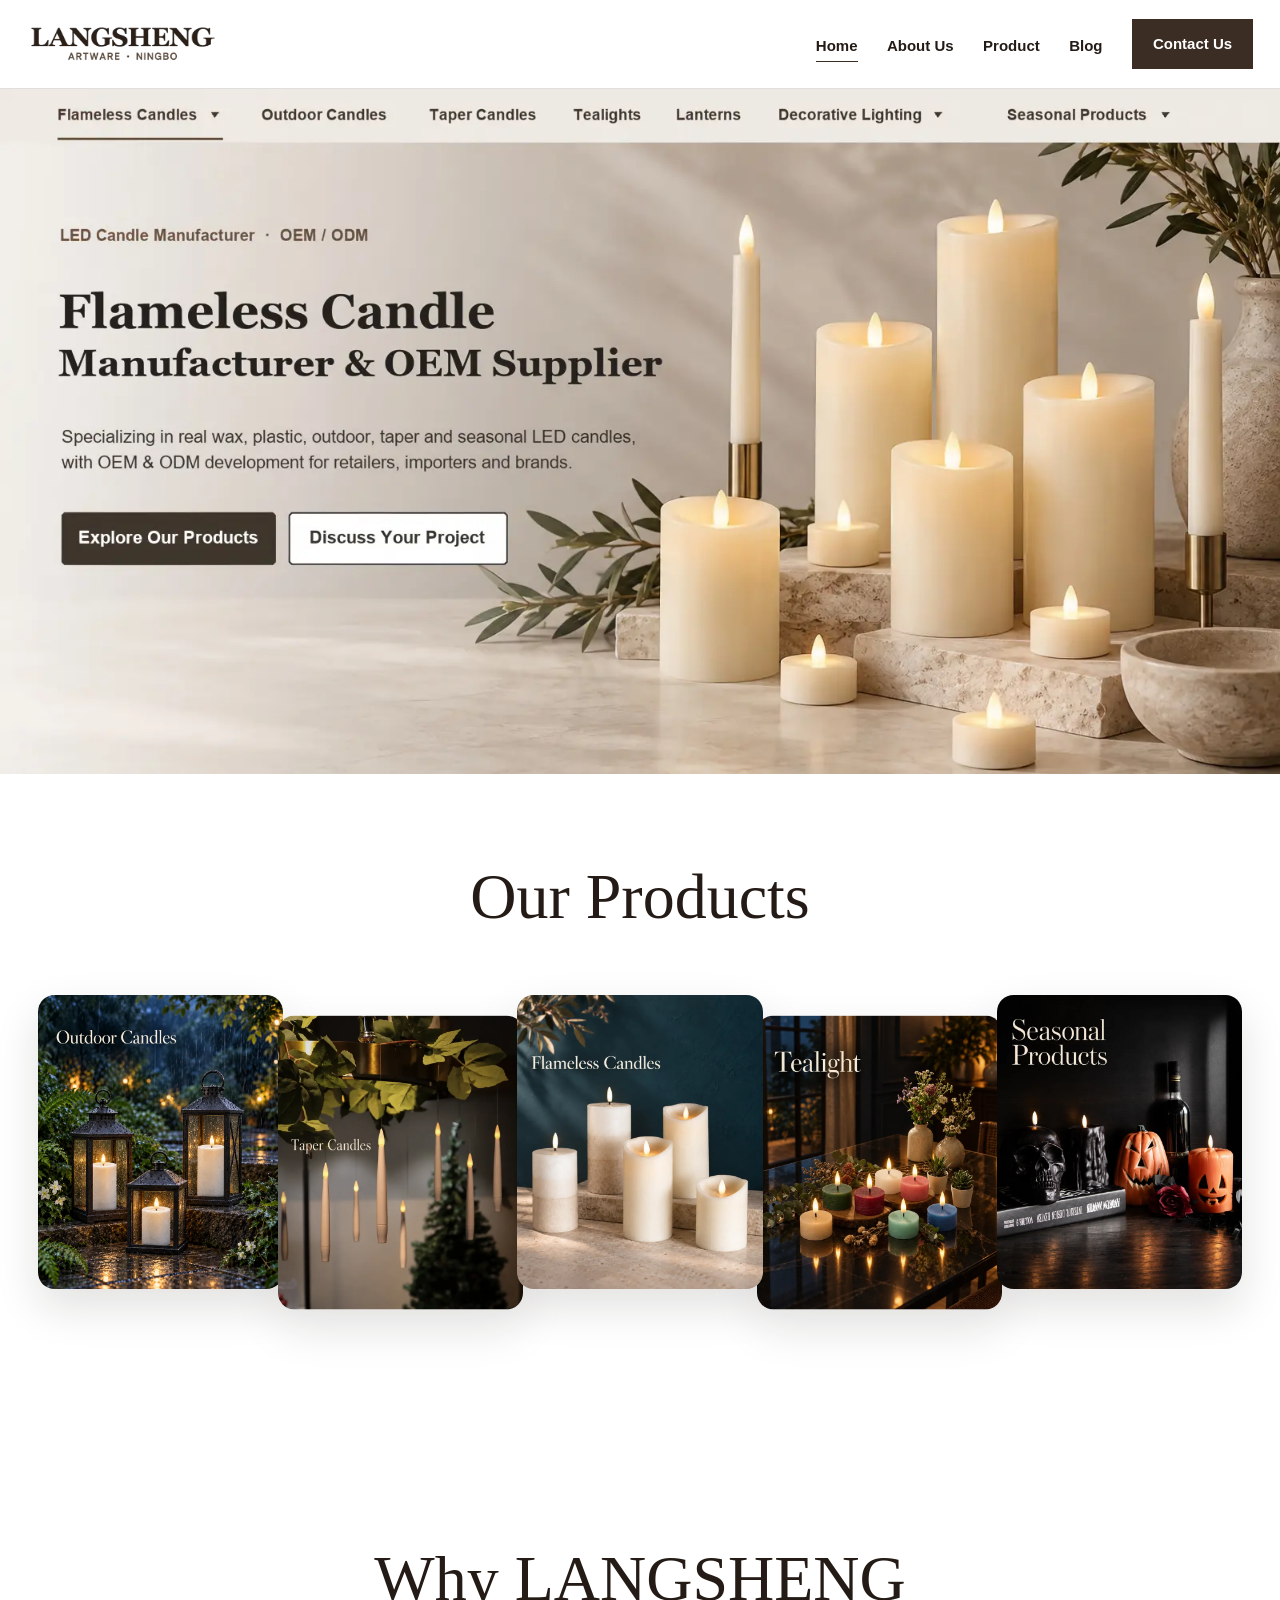
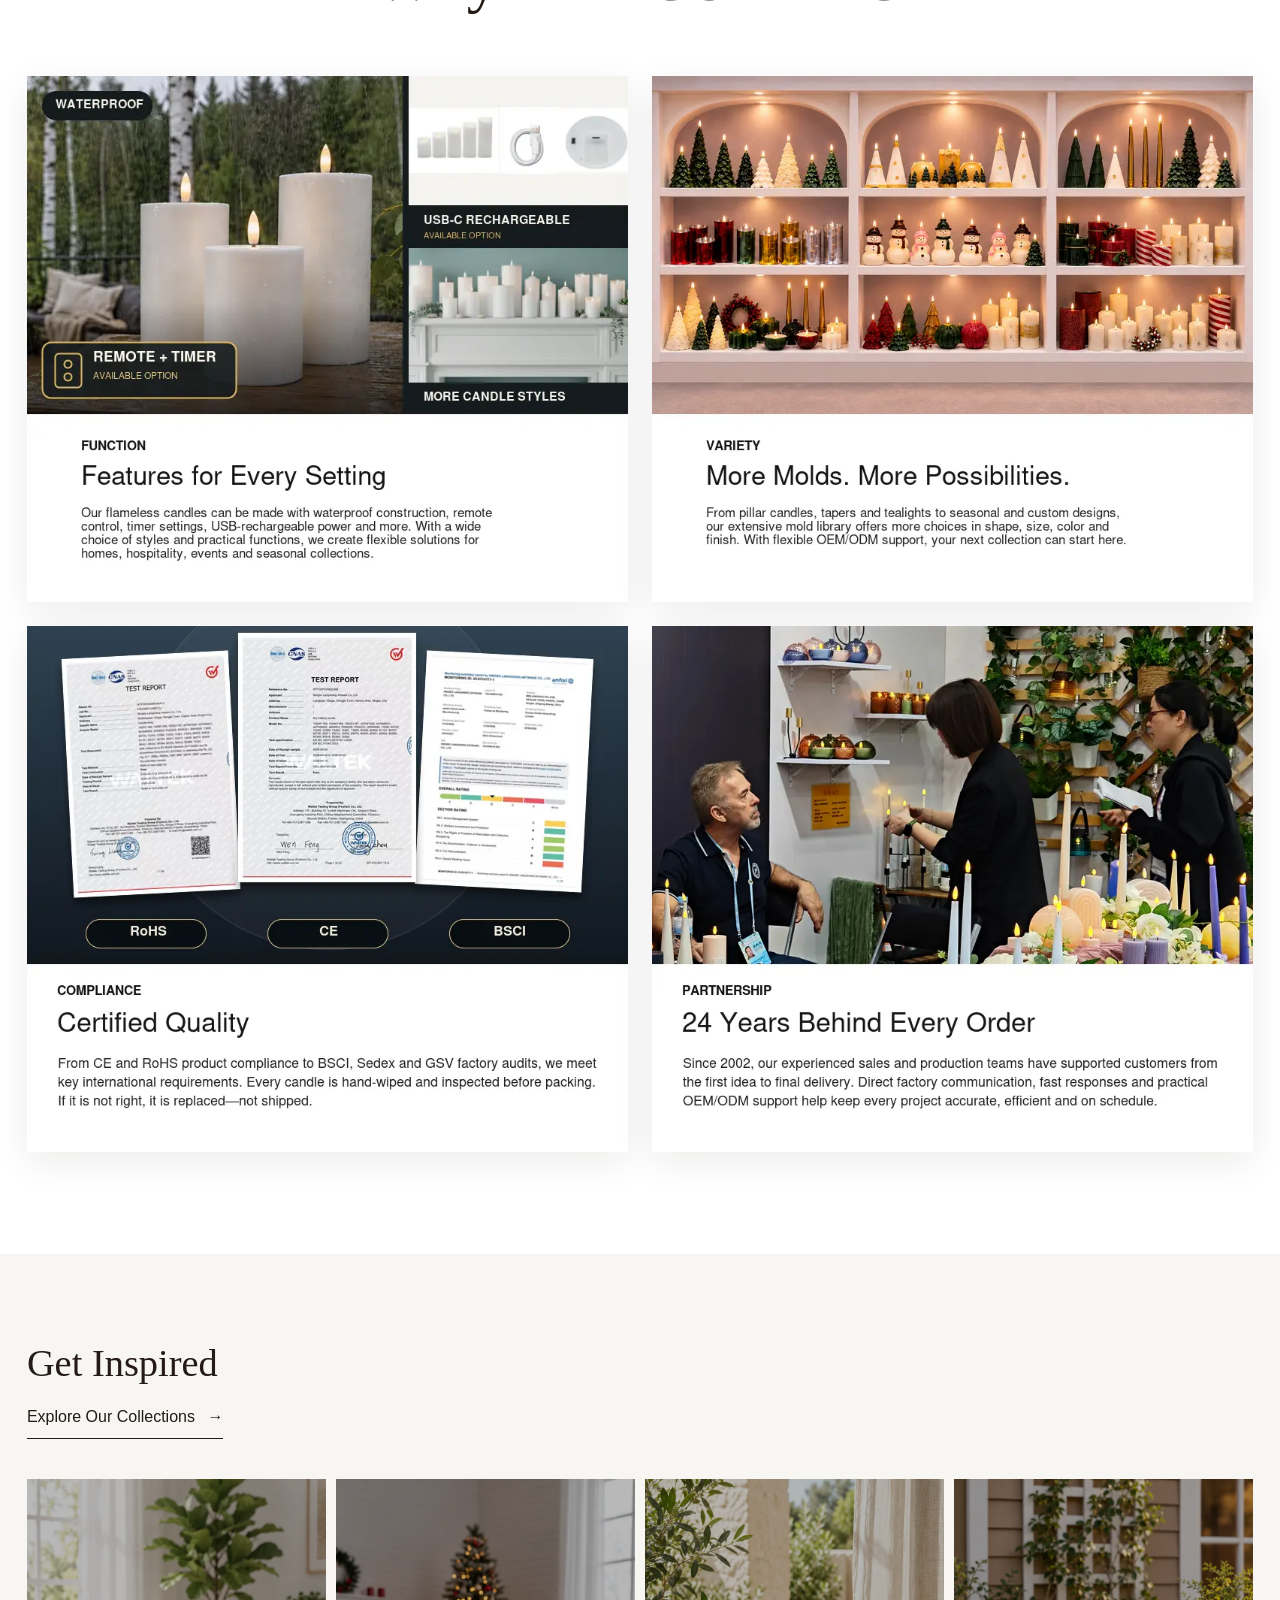
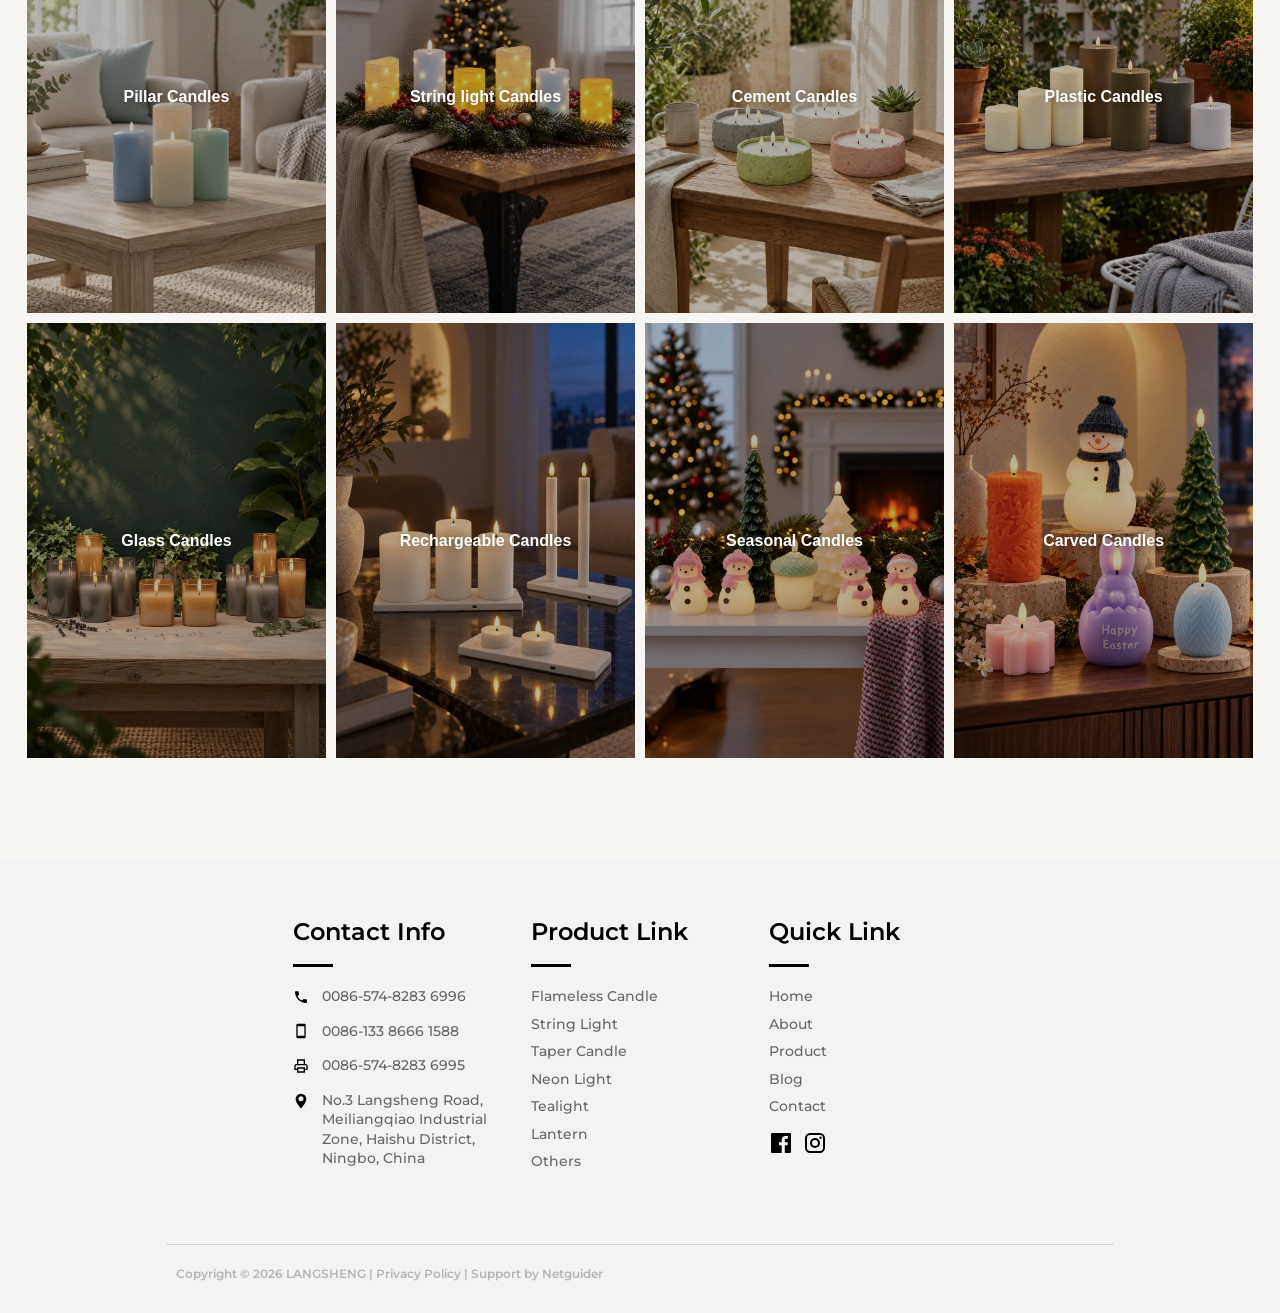
<file: index.html>
<!doctype html>
<html lang="en">
  <head>
    <meta charset="utf-8" />
    <meta name="viewport" content="width=device-width, initial-scale=1" />
    <meta name="description" content="Ningbo Langsheng Artware has specialized in LED flameless candles since 2002, with OEM and ODM support for retailers, importers and brands." />
    <title>LANGSHENG | Flameless Candle Manufacturer</title>
    <link rel="icon" type="image/svg+xml" href="./favicon.svg" />
    <link rel="preconnect" href="https://fonts.googleapis.com" />
    <link rel="preconnect" href="https://fonts.gstatic.com" crossorigin />
    <link href="https://fonts.googleapis.com/css2?family=Montserrat:wght@400;500;600&display=swap" rel="stylesheet" />
    <link rel="stylesheet" href="./styles.css" />
  </head>
  <body id="top">
    <a class="skip-link" href="#main">Skip to content</a>

    <header class="site-header" aria-label="Main navigation">
      <div class="header-inner">
        <a class="brand" href="#top" aria-label="LANGSHENG home">
          <img src="./langsheng-logo.webp" alt="LANGSHENG Artware Ningbo" width="260" height="87" />
        </a>

        <button class="menu-toggle" type="button" aria-expanded="false" aria-controls="main-menu">
          <span></span><span></span><span></span>
          <span class="sr-only">Open navigation</span>
        </button>

        <nav class="main-nav" id="main-menu">
          <a class="active" href="#top">Home</a>
          <a href="./about/">About Us</a>
          <a href="./product/">Product</a>
          <a href="https://chinalangsheng.com/category/blog/">Blog</a>
          <a class="contact-button" href="https://chinalangsheng.com/contact/">Contact Us</a>
        </nav>
      </div>
    </header>

    <main id="main">
      <section class="hero" aria-label="Flameless candle manufacturer">
        <div class="hero-desktop">
          <img src="./hero-home.webp" alt="LANGSHENG flameless candles in a warm neutral interior" width="1600" height="856" fetchpriority="high" />
          <div class="hero-hotspots" aria-label="Hero links">
            <a class="hotspot h-flameless" href="https://chinalangsheng.com/product-category/flameless-candle/"><span class="sr-only">Flameless Candles</span></a>
            <a class="hotspot h-outdoor" href="https://chinalangsheng.com/product-category/flameless-candle/outdoor-use/"><span class="sr-only">Outdoor Candles</span></a>
            <a class="hotspot h-taper" href="https://chinalangsheng.com/product-category/taper-candle/"><span class="sr-only">Taper Candles</span></a>
            <a class="hotspot h-tealight" href="https://chinalangsheng.com/product-category/tealight/"><span class="sr-only">Tealights</span></a>
            <a class="hotspot h-lantern" href="https://chinalangsheng.com/product-category/lantern/"><span class="sr-only">Lanterns</span></a>
            <a class="hotspot h-decor" href="https://chinalangsheng.com/product/"><span class="sr-only">Decorative Lighting</span></a>
            <a class="hotspot h-seasonal" href="https://chinalangsheng.com/product/"><span class="sr-only">Seasonal Products</span></a>
            <a class="hotspot h-explore" href="#our-products"><span class="sr-only">Explore Our Products</span></a>
            <a class="hotspot h-discuss" href="https://chinalangsheng.com/contact/"><span class="sr-only">Discuss Your Project</span></a>
          </div>
        </div>

        <div class="hero-mobile">
          <nav class="category-scroll" aria-label="Product categories">
            <a href="https://chinalangsheng.com/product-category/flameless-candle/">Flameless Candles</a>
            <a href="https://chinalangsheng.com/product-category/flameless-candle/outdoor-use/">Outdoor Candles</a>
            <a href="https://chinalangsheng.com/product-category/taper-candle/">Taper Candles</a>
            <a href="https://chinalangsheng.com/product-category/tealight/">Tealights</a>
            <a href="https://chinalangsheng.com/product-category/lantern/">Lanterns</a>
            <a href="https://chinalangsheng.com/product/">Decorative Lighting</a>
            <a href="https://chinalangsheng.com/product/">Seasonal Products</a>
          </nav>
          <div class="mobile-hero-copy">
            <p class="eyebrow">LED Candle Manufacturer&nbsp;&nbsp;·&nbsp;&nbsp;OEM / ODM</p>
            <h1>Flameless Candle<br />Manufacturer &amp; OEM Supplier</h1>
            <p>Specializing in real wax, plastic, outdoor, taper and seasonal LED candles for retailers, importers and brands.</p>
            <div class="hero-actions">
              <a class="button button-dark" href="#our-products">Explore Our Products</a>
              <a class="button button-light" href="https://chinalangsheng.com/contact/">Discuss Your Project</a>
            </div>
          </div>
        </div>
      </section>

      <section class="products-section section-reveal" id="our-products">
        <div class="section-inner">
          <h2 class="display-title">Our Products</h2>
          <div class="product-collage" aria-label="Featured product categories">
            <a class="product-card p-outdoor" href="https://chinalangsheng.com/product-category/flameless-candle/outdoor-use/">
              <img src="./outdoor-candles.webp" alt="Outdoor Candles" width="800" height="960" loading="lazy" />
            </a>
            <a class="product-card p-taper" href="https://chinalangsheng.com/product-category/taper-candle/">
              <img src="./taper-candles.webp" alt="Taper Candles" width="800" height="960" loading="lazy" />
            </a>
            <a class="product-card p-flameless" href="https://chinalangsheng.com/product-category/flameless-candle/">
              <img src="./flameless-candles.webp" alt="Flameless Candles" width="800" height="960" loading="lazy" />
            </a>
            <a class="product-card p-tealight" href="https://chinalangsheng.com/product-category/tealight/">
              <img src="./tealight.webp" alt="Tealight Candles" width="800" height="960" loading="lazy" />
            </a>
            <a class="product-card p-seasonal" href="https://chinalangsheng.com/product/">
              <img src="./seasonal-products.webp" alt="Seasonal Products" width="800" height="960" loading="lazy" />
            </a>
          </div>
        </div>
      </section>

      <section class="why-section section-reveal" aria-labelledby="why-title">
        <div class="section-inner">
          <h2 class="why-title" id="why-title">Why LANGSHENG</h2>
          <div class="why-grid">
            <article class="why-card"><img src="./function-card.webp" alt="Features for every setting including waterproof, remote, timer and rechargeable options" width="800" height="700" loading="lazy" /></article>
            <article class="why-card"><img src="./variety-card.webp" alt="More molds and more possibilities across candle collections" width="800" height="700" loading="lazy" /></article>
            <article class="why-card"><img src="./compliance-card.webp" alt="Certified quality with CE, RoHS and BSCI compliance" width="800" height="700" loading="lazy" /></article>
            <article class="why-card"><img src="./partnership-card.webp" alt="24 years of factory experience behind every order" width="800" height="700" loading="lazy" /></article>
          </div>
        </div>
      </section>

      <section class="collections-section section-reveal" aria-labelledby="collections-title">
        <div class="section-inner">
          <header class="collections-heading">
            <div>
              <h2 id="collections-title">Get Inspired</h2>
            </div>
            <a class="text-link" href="https://chinalangsheng.com/product/">Explore Our Collections <span aria-hidden="true">→</span></a>
          </header>

          <div class="category-grid">
            <a class="category-card" href="https://chinalangsheng.com/product-category/flameless-candle/">
              <img src="./pillar-candles.webp" alt="Pillar Candles" width="900" height="1310" loading="lazy" />
              <span class="category-label">Pillar Candles</span>
            </a>
            <a class="category-card" href="https://chinalangsheng.com/product-category/string-light/">
              <img src="./string-light-candles.webp" alt="String Light Candles" width="900" height="1310" loading="lazy" />
              <span class="category-label">String light Candles</span>
            </a>
            <a class="category-card" href="https://chinalangsheng.com/product/">
              <img src="./cement-candles.webp" alt="Cement Candles" width="900" height="1310" loading="lazy" />
              <span class="category-label">Cement Candles</span>
            </a>
            <a class="category-card" href="https://chinalangsheng.com/product/">
              <img src="./plastic-candles.webp" alt="Plastic Candles" width="900" height="1310" loading="lazy" />
              <span class="category-label">Plastic Candles</span>
            </a>
            <a class="category-card" href="https://chinalangsheng.com/product/">
              <img src="./glass-candles.webp" alt="Glass Candles" width="900" height="1310" loading="lazy" />
              <span class="category-label">Glass Candles</span>
            </a>
            <a class="category-card" href="https://chinalangsheng.com/product/">
              <img src="./rechargeable-candles.webp" alt="Rechargeable Candles" width="900" height="1310" loading="lazy" />
              <span class="category-label">Rechargeable Candles</span>
            </a>
            <a class="category-card" href="https://chinalangsheng.com/product/">
              <img src="./seasonal-candles.webp" alt="Seasonal Candles" width="900" height="1310" loading="lazy" />
              <span class="category-label">Seasonal Candles</span>
            </a>
            <a class="category-card" href="https://chinalangsheng.com/product/">
              <img src="./carved-candles.webp" alt="Carved Candles" width="900" height="1310" loading="lazy" />
              <span class="category-label">Carved Candles</span>
            </a>
          </div>
        </div>
      </section>
    </main>

    <footer class="site-footer">
      <div class="footer-inner">
        <section class="footer-column footer-contact" aria-labelledby="footer-contact-title">
          <h2 id="footer-contact-title">Contact Info</h2>
          <span class="footer-heading-line" aria-hidden="true"></span>
          <address>
            <a class="contact-row" href="tel:+8657482836996">
              <svg aria-hidden="true" viewBox="0 0 24 24"><path d="M6.6 10.8a15.5 15.5 0 0 0 6.6 6.6l2.2-2.2a1 1 0 0 1 1-.24c1.08.36 2.24.55 3.41.55a1 1 0 0 1 1 1V20a1 1 0 0 1-1 1C10.52 21 3 13.48 3 4.2a1 1 0 0 1 1-1h3.5a1 1 0 0 1 1 1c0 1.18.19 2.33.55 3.42a1 1 0 0 1-.25 1.02l-2.2 2.16Z" /></svg>
              <span>0086-574-8283 6996</span>
            </a>
            <a class="contact-row" href="tel:+8613386661588">
              <svg aria-hidden="true" viewBox="0 0 24 24"><path d="M7 1h10a2 2 0 0 1 2 2v18a2 2 0 0 1-2 2H7a2 2 0 0 1-2-2V3a2 2 0 0 1 2-2Zm0 4v14h10V5H7Zm4 15h2v1h-2v-1Z" /></svg>
              <span>0086-133 8666 1588</span>
            </a>
            <span class="contact-row">
              <svg aria-hidden="true" viewBox="0 0 24 24"><path d="M6 9V2h12v7h1a3 3 0 0 1 3 3v6h-4v4H6v-4H2v-6a3 3 0 0 1 3-3h1Zm2-5v5h8V4H8Zm8 12H8v4h8v-4Zm3-5H5a1 1 0 0 0-1 1v4h2v-2h12v2h2v-4a1 1 0 0 0-1-1Z" /></svg>
              <span>0086-574-8283 6995</span>
            </span>
            <span class="contact-row contact-address">
              <svg aria-hidden="true" viewBox="0 0 24 24"><path d="M12 1a8 8 0 0 1 8 8c0 5.4-6.47 12.57-7.2 13.37a1.08 1.08 0 0 1-1.6 0C10.47 21.57 4 14.4 4 9a8 8 0 0 1 8-8Zm0 11.5A3.5 3.5 0 1 0 12 5a3.5 3.5 0 0 0 0 7.5Z" /></svg>
              <span>No.3 Langsheng Road,<br />Meiliangqiao Industrial<br />Zone, Haishu District,<br />Ningbo, China</span>
            </span>
          </address>
        </section>

        <section class="footer-column footer-product-links" aria-labelledby="footer-product-title">
          <h2 id="footer-product-title">Product Link</h2>
          <span class="footer-heading-line" aria-hidden="true"></span>
          <nav aria-label="Product links">
            <a href="https://chinalangsheng.com/product-category/flameless-candle/">Flameless Candle</a>
            <a href="https://chinalangsheng.com/product-category/string-light/">String Light</a>
            <a href="https://chinalangsheng.com/product-category/taper-candle/">Taper Candle</a>
            <a href="https://chinalangsheng.com/product-category/neon-light/">Neon Light</a>
            <a href="https://chinalangsheng.com/product-category/tealight/">Tealight</a>
            <a href="https://chinalangsheng.com/product-category/lantern/">Lantern</a>
            <a href="https://chinalangsheng.com/product-category/others/">Others</a>
          </nav>
        </section>

        <section class="footer-column footer-quick-links" aria-labelledby="footer-quick-title">
          <h2 id="footer-quick-title">Quick Link</h2>
          <span class="footer-heading-line" aria-hidden="true"></span>
          <nav aria-label="Quick links">
            <a href="https://chinalangsheng.com/">Home</a>
            <a href="https://chinalangsheng.com/about/">About</a>
            <a href="https://chinalangsheng.com/product-archive-2021/">Product</a>
            <a href="https://chinalangsheng.com/category/blog/">Blog</a>
            <a href="https://chinalangsheng.com/contact/">Contact</a>
          </nav>
          <div class="footer-socials" aria-label="Social media">
            <a href="https://www.facebook.com/share/1Eq8XUzi8e/?mibextid=wwXIfr" target="_blank" rel="noopener noreferrer" aria-label="Facebook">
              <svg aria-hidden="true" viewBox="0 0 24 24"><path d="M20.9 2H3.1A1.1 1.1 0 0 0 2 3.1v17.8A1.1 1.1 0 0 0 3.1 22h9.58v-7.75h-2.6v-3.02h2.6V9c0-2.58 1.58-3.99 3.88-3.99 1.1 0 2.05.08 2.33.12v2.7h-1.6c-1.25 0-1.5.6-1.5 1.47v1.93h3l-.39 3.02h-2.61V22h5.11a1.1 1.1 0 0 0 1.1-1.1V3.1A1.1 1.1 0 0 0 20.9 2Z" /></svg>
            </a>
            <a href="https://www.instagram.com/langsheng.ig?igsh=a3Y3NW5nY21zeGtr&amp;utm_source=qr" target="_blank" rel="noopener noreferrer" aria-label="Instagram">
              <svg aria-hidden="true" viewBox="0 0 24 24"><path d="M7.2 2h9.6A5.2 5.2 0 0 1 22 7.2v9.6a5.2 5.2 0 0 1-5.2 5.2H7.2A5.2 5.2 0 0 1 2 16.8V7.2A5.2 5.2 0 0 1 7.2 2Zm-.18 2A3.02 3.02 0 0 0 4 7.02v9.96A3.02 3.02 0 0 0 7.02 20h9.96A3.02 3.02 0 0 0 20 16.98V7.02A3.02 3.02 0 0 0 16.98 4H7.02ZM17.5 5.5a1.25 1.25 0 1 1 0 2.5 1.25 1.25 0 0 1 0-2.5ZM12 7a5 5 0 1 1 0 10 5 5 0 0 1 0-10Zm0 2a3 3 0 1 0 0 6 3 3 0 0 0 0-6Z" /></svg>
            </a>
          </div>
        </section>
      </div>
      <div class="footer-bottom">
        Copyright © <span id="year">2026</span> LANGSHENG | <a href="https://chinalangsheng.com/Privacy%20Policy/">Privacy Policy</a> | Support by <a href="https://www.dianjin-inc.com/" target="_blank" rel="noopener noreferrer">Netguider</a>
      </div>
    </footer>

    <script src="./script.js"></script>
  </body>
</html>
</file>
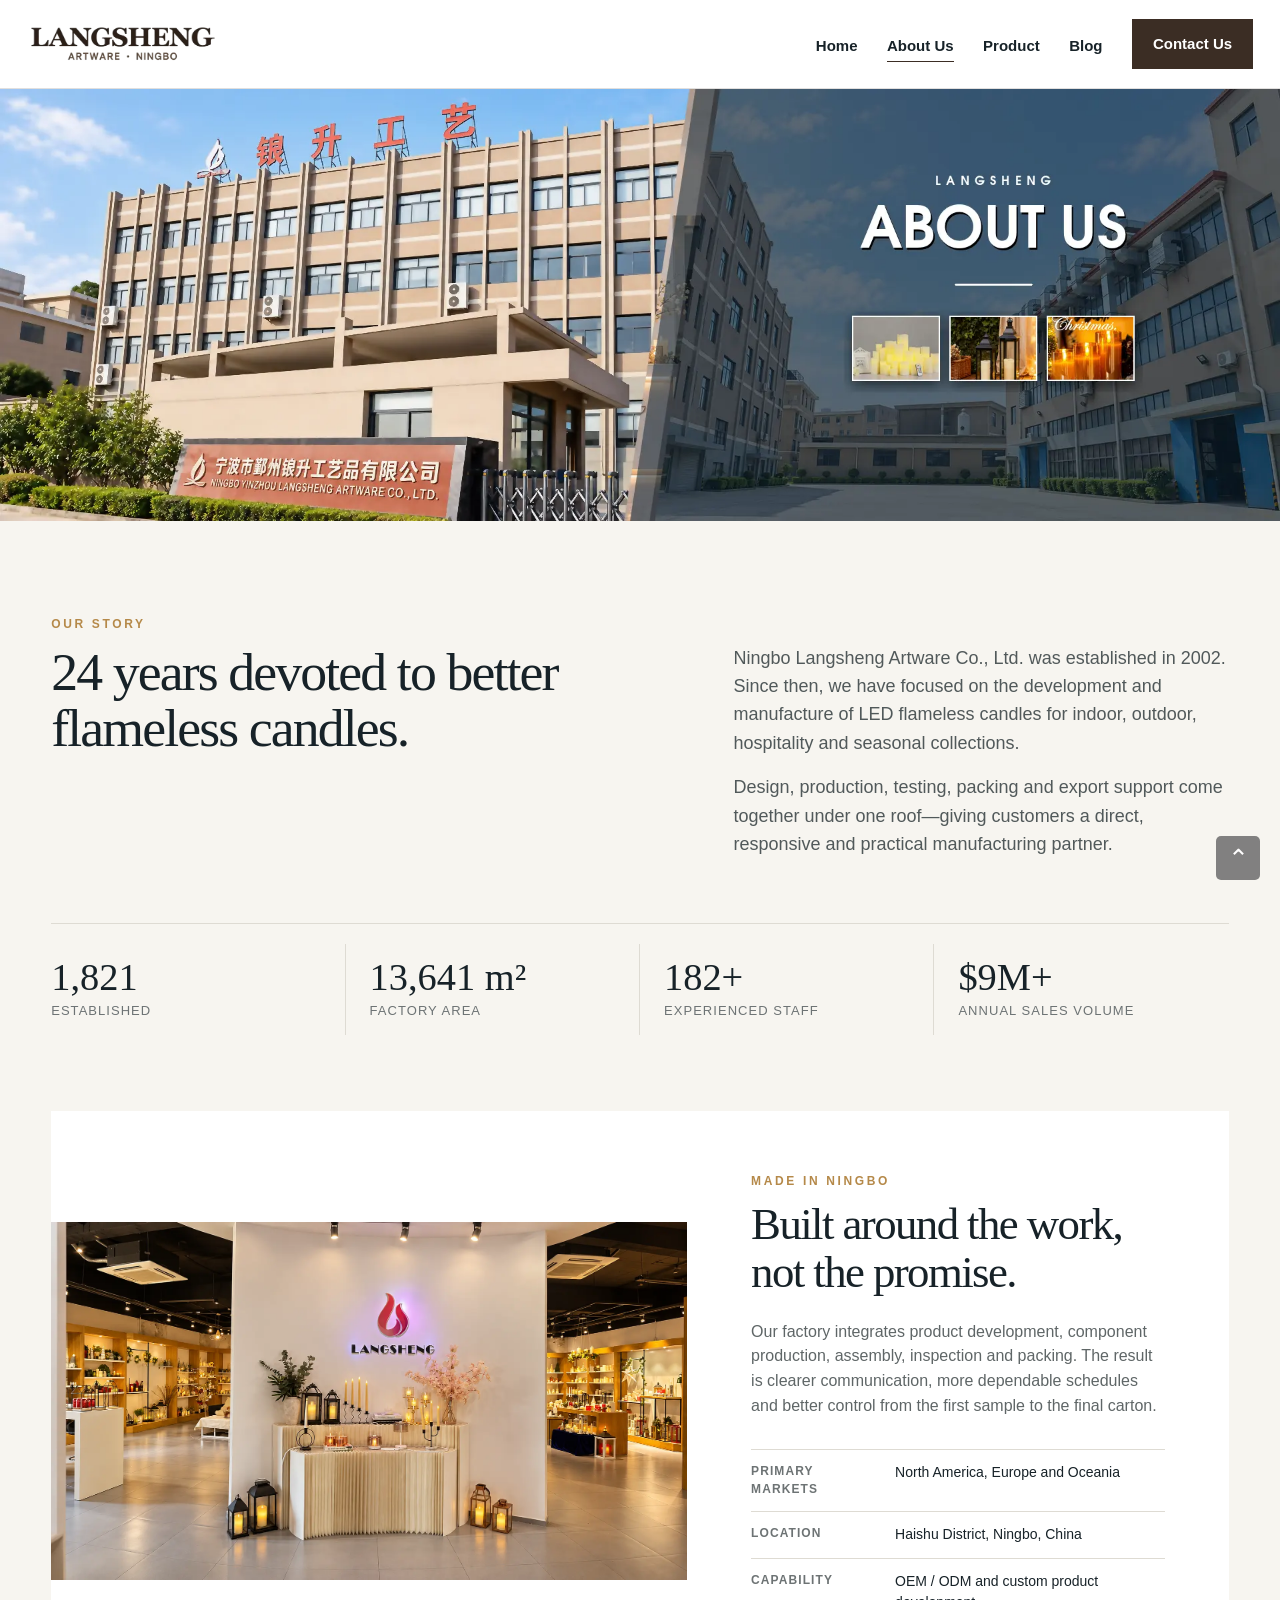
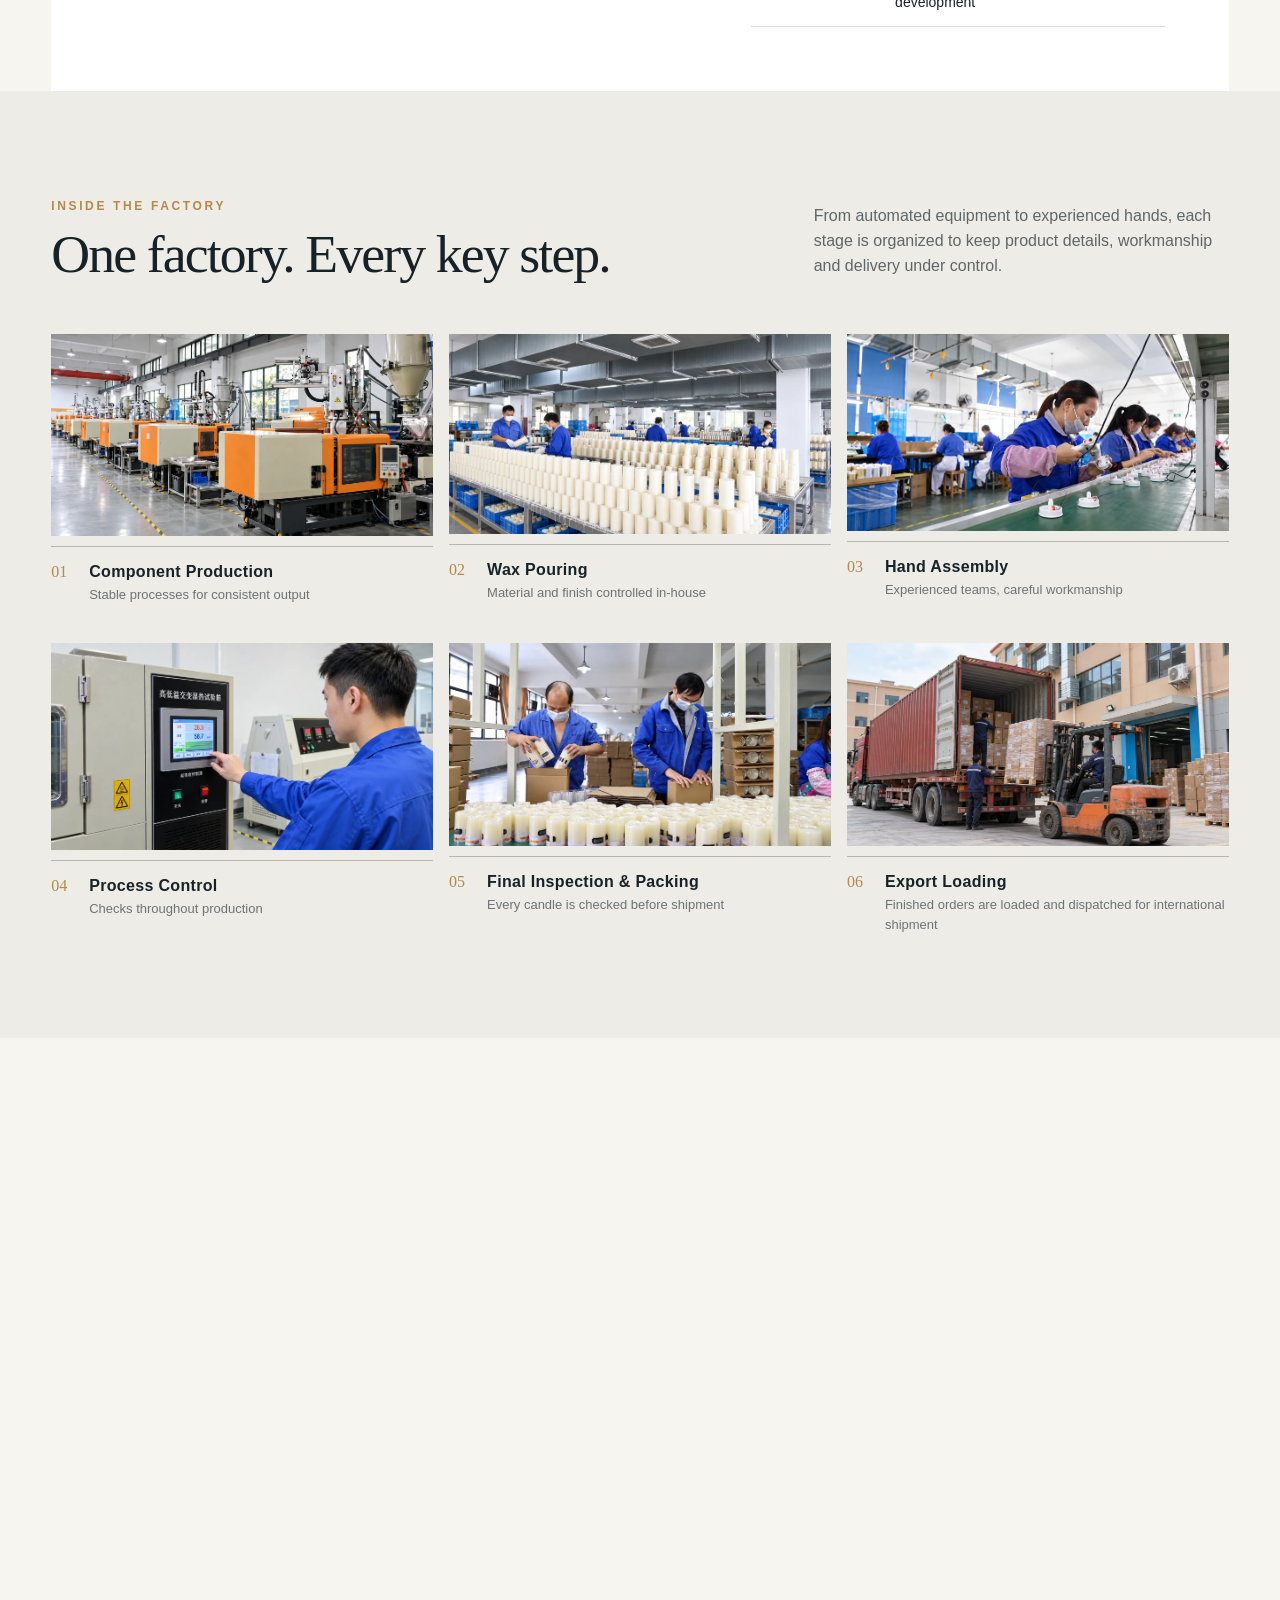
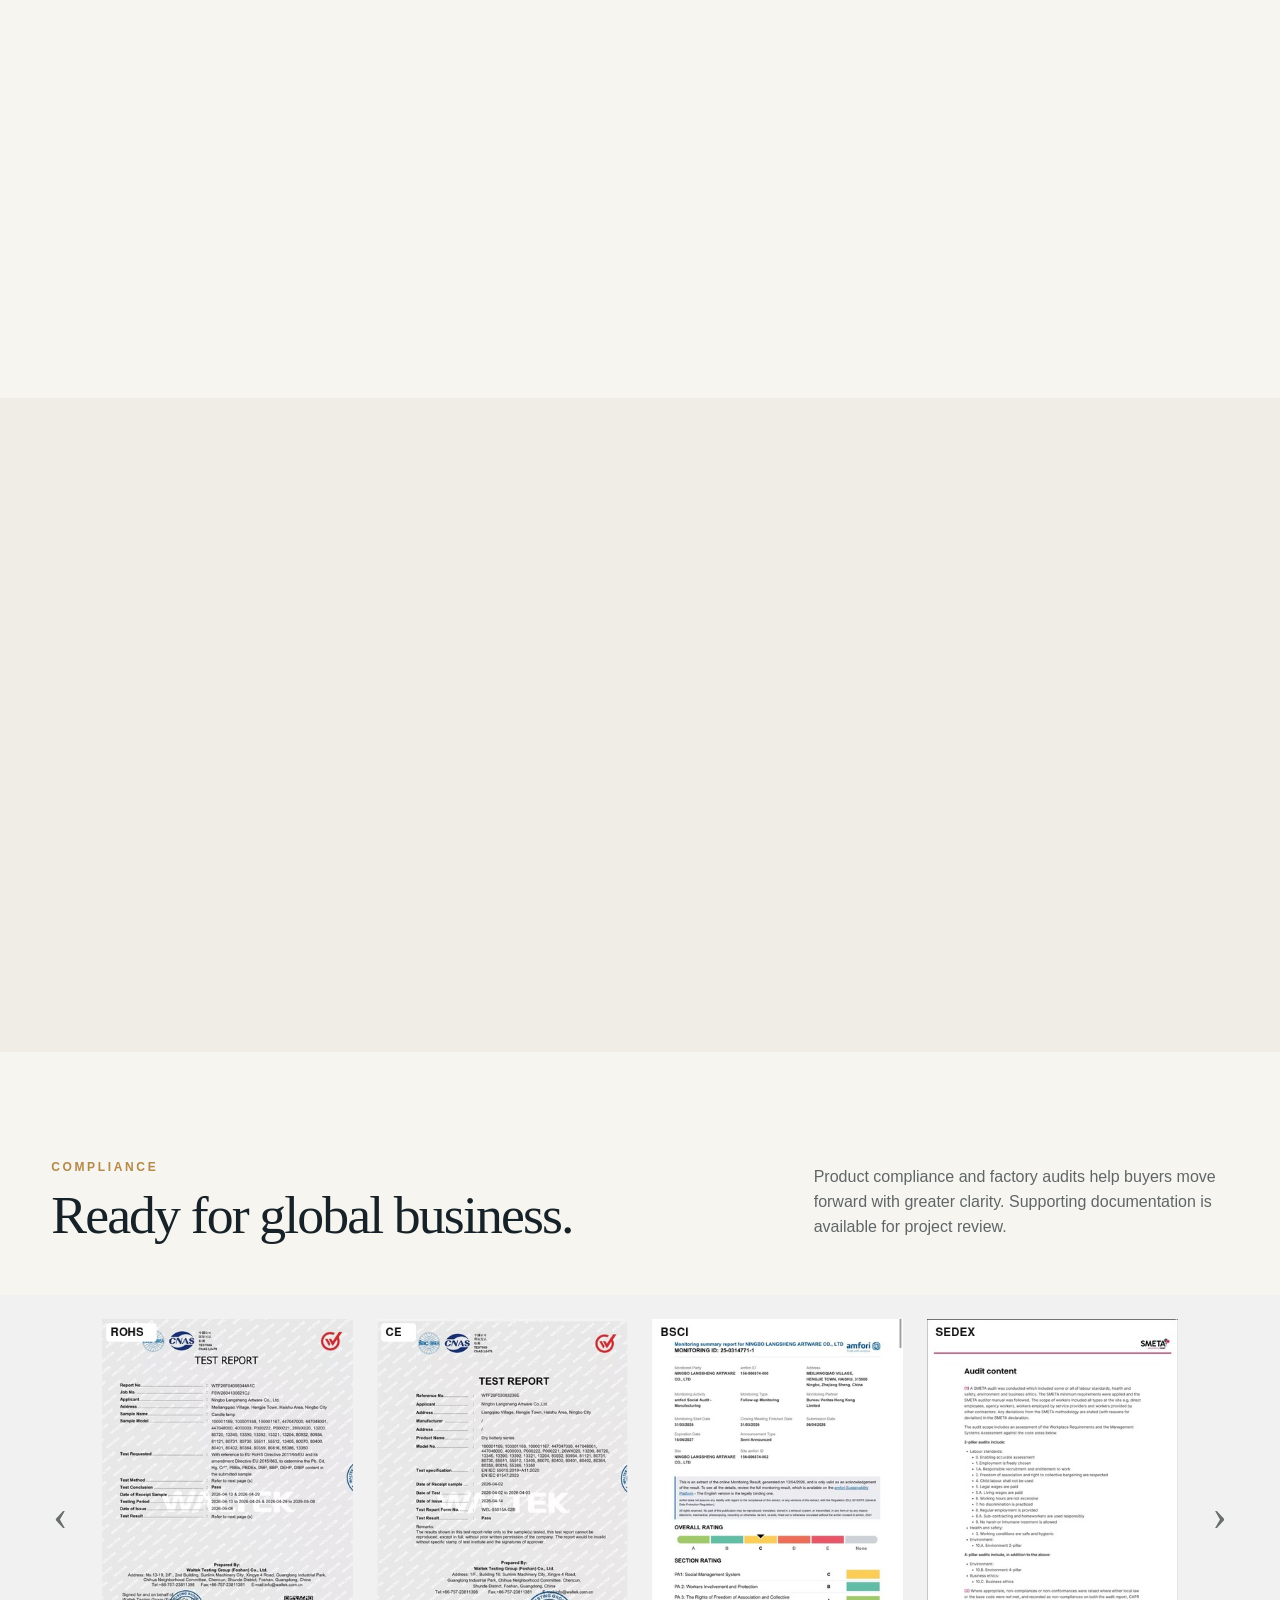
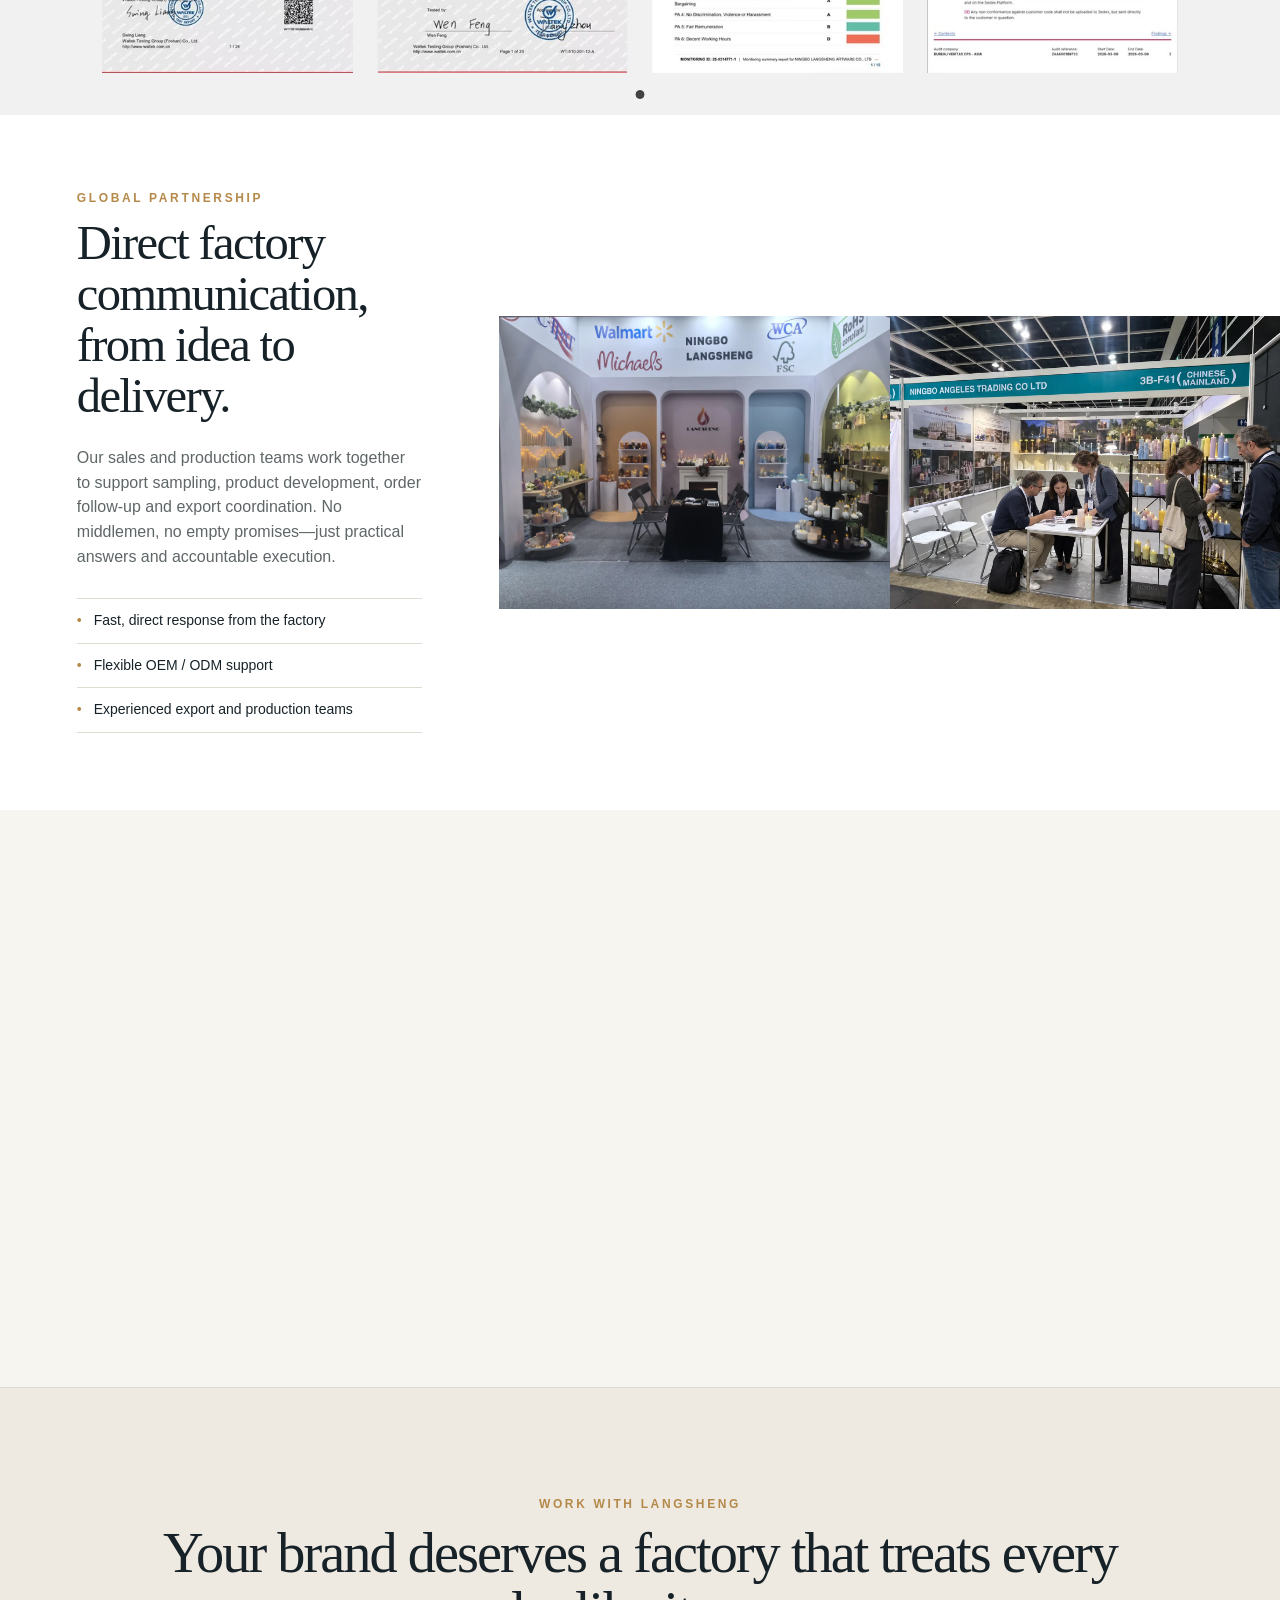
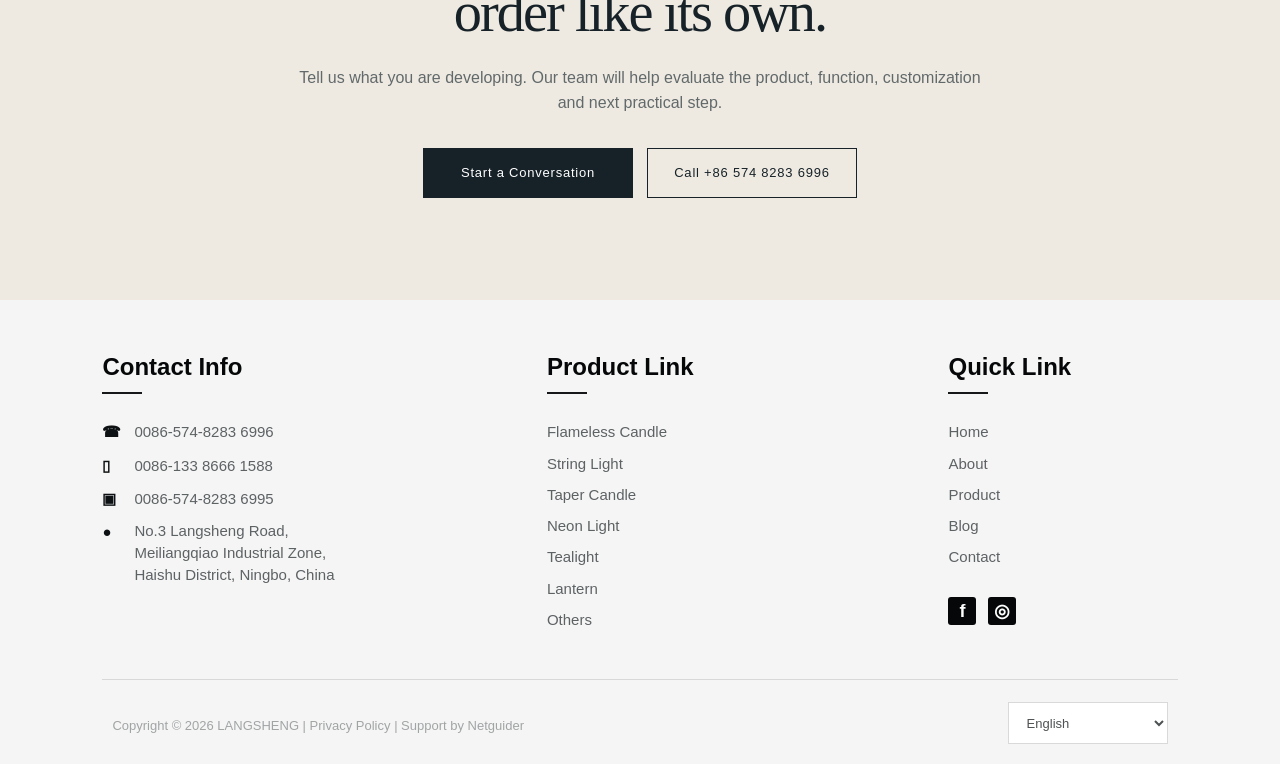
<file: about/index.html>
<!doctype html>
<html lang="en">
<head>
  <meta charset="utf-8">
  <meta name="viewport" content="width=device-width, initial-scale=1">
  <meta name="description" content="Meet Ningbo Langsheng Artware — a flameless candle manufacturer established in 2002, with integrated production, quality testing and OEM/ODM support.">
  <title>About Langsheng | Flameless Candle Manufacturer Since 2002</title>
  <link rel="icon" type="image/svg+xml" href="../favicon.svg">
  <link rel="stylesheet" href="./styles.css">
</head>
<body id="top">
  <a class="skip-link" href="#main">Skip to content</a>

  <header class="site-header" aria-label="Main navigation">
    <div class="header-inner">
      <a class="brand" href="../" aria-label="LANGSHENG home">
        <img src="../langsheng-logo.webp" alt="LANGSHENG Artware Ningbo" width="260" height="87">
      </a>

      <button class="menu-toggle" type="button" aria-expanded="false" aria-controls="main-menu">
        <span></span><span></span><span></span>
        <span class="sr-only">Open navigation</span>
      </button>

      <nav class="main-nav" id="main-menu">
        <a href="../">Home</a>
        <a class="active" href="./">About Us</a>
        <a href="../product/">Product</a>
        <a href="https://chinalangsheng.com/category/blog/">Blog</a>
        <a class="contact-button" href="https://chinalangsheng.com/contact/">Contact Us</a>
      </nav>
    </div>
  </header>

  <main id="main">
    <section class="hero" aria-label="About Langsheng">
      <img src="./assets/hero-banner.webp" alt="Langsheng factory entrance and candle showroom collage">
      <div class="hero-mobile-copy">
        <span>NINGBO LANGSHENG</span>
        <h1>ABOUT US</h1>
      </div>
    </section>

    <section class="intro section-shell reveal" id="story">
      <div class="section-kicker">OUR STORY</div>
      <div class="intro-grid">
        <h2>24 years devoted to better flameless candles.</h2>
        <div class="intro-copy">
          <p>Ningbo Langsheng Artware Co., Ltd. was established in 2002. Since then, we have focused on the development and manufacture of LED flameless candles for indoor, outdoor, hospitality and seasonal collections.</p>
          <p>Design, production, testing, packing and export support come together under one roof—giving customers a direct, responsive and practical manufacturing partner.</p>
        </div>
      </div>

      <div class="facts" aria-label="Langsheng key facts">
        <div><strong class="count-up" data-target="2002">0</strong><span>Established</span></div>
        <div><strong class="count-up" data-target="15000" data-suffix=" m²">0</strong><span>Factory area</span></div>
        <div><strong class="count-up" data-target="200" data-suffix="+">0</strong><span>Experienced staff</span></div>
        <div><strong class="count-up" data-target="10" data-prefix="$" data-suffix="M+">0</strong><span>Annual sales volume</span></div>
      </div>
    </section>

    <section class="story-panel section-shell reveal">
      <figure class="story-image">
        <img src="./assets/showroom-entrance.webp" alt="Langsheng showroom entrance and candle displays" loading="lazy">
      </figure>
      <div class="story-text">
        <span class="section-kicker">MADE IN NINGBO</span>
        <h2>Built around the work, not the promise.</h2>
        <p>Our factory integrates product development, component production, assembly, inspection and packing. The result is clearer communication, more dependable schedules and better control from the first sample to the final carton.</p>
        <dl class="location-list">
          <div><dt>Primary markets</dt><dd>North America, Europe and Oceania</dd></div>
          <div><dt>Location</dt><dd>Haishu District, Ningbo, China</dd></div>
          <div><dt>Capability</dt><dd>OEM / ODM and custom product development</dd></div>
        </dl>
      </div>
    </section>

    <section class="factory-section" id="factory">
      <div class="section-shell reveal">
        <div class="section-heading split-heading">
          <div>
            <span class="section-kicker">INSIDE THE FACTORY</span>
            <h2>One factory. Every key step.</h2>
          </div>
          <p>From automated equipment to experienced hands, each stage is organized to keep product details, workmanship and delivery under control.</p>
        </div>

        <div class="process-grid">
          <figure class="process-card process-wide">
            <div class="image-wrap"><img src="./assets/automation.webp" alt="Automated production equipment inside the Langsheng factory" loading="lazy"></div>
            <figcaption><span>01</span><strong>Component Production</strong><small>Stable processes for consistent output</small></figcaption>
          </figure>
          <figure class="process-card">
            <div class="image-wrap"><img src="./assets/pouring-workshop.webp" alt="Candle pouring workshop" loading="lazy"></div>
            <figcaption><span>02</span><strong>Wax Pouring</strong><small>Material and finish controlled in-house</small></figcaption>
          </figure>
          <figure class="process-card">
            <div class="image-wrap"><img src="./assets/assembly-1.webp" alt="Workers assembling flameless candles" loading="lazy"></div>
            <figcaption><span>03</span><strong>Hand Assembly</strong><small>Experienced teams, careful workmanship</small></figcaption>
          </figure>
          <figure class="process-card">
            <div class="image-wrap"><img src="./assets/worker-machine.webp" alt="Technician operating testing equipment" loading="lazy"></div>
            <figcaption><span>04</span><strong>Process Control</strong><small>Checks throughout production</small></figcaption>
          </figure>
          <figure class="process-card process-wide">
            <div class="image-wrap"><img src="./assets/packing.webp" alt="Langsheng workers inspecting and packing candle products" loading="lazy"></div>
            <figcaption><span>05</span><strong>Final Inspection & Packing</strong><small>Every candle is checked before shipment</small></figcaption>
          </figure>
          <figure class="process-card">
            <div class="image-wrap"><img src="./assets/export-loading.webp" alt="Finished orders being loaded into a container truck for export" loading="lazy"></div>
            <figcaption><span>06</span><strong>Export Loading</strong><small>Finished orders are loaded and dispatched for international shipment</small></figcaption>
          </figure>
        </div>
      </div>
    </section>

    <section class="craft-section section-shell reveal">
      <div class="craft-copy">
        <span class="section-kicker">CRAFTSMANSHIP</span>
        <h2>Steady hands. Sharp eyes. Real pride.</h2>
        <p>Many members of our team have worked with Langsheng for years. Before packing, every candle is hand-wiped and inspected by experienced workers.</p>
        <blockquote>“Not perfect? It gets replaced—not shipped.”</blockquote>
      </div>
      <div class="craft-collage">
        <img class="craft-main" src="./assets/assembly-2.webp" alt="Experienced staff assembling and inspecting flameless candles" loading="lazy">
        <img class="craft-small" src="./assets/showroom.webp" alt="Langsheng candle showroom" loading="lazy">
      </div>
    </section>

    <section class="quality-section" id="quality">
      <div class="section-shell reveal">
        <div class="quality-heading">
          <span class="section-kicker">TOTAL QUALITY CONTROL</span>
          <h2>Quality is not a final step.</h2>
          <p>Our testing equipment supports product evaluation across light stability, temperature, corrosion, UV exposure and transport conditions.</p>
        </div>
        <div class="tqc-grid">
          <figure><img src="./assets/tqc-cold-white.webp" alt="Cold white light test with original test marks visible" loading="lazy"></figure>
          <figure><img src="./assets/tqc-temperature.webp" alt="High and low temperature test equipment" loading="lazy"></figure>
          <figure><img src="./assets/tqc-salt-spray.webp" alt="Salt spray test equipment" loading="lazy"></figure>
          <figure><img src="./assets/tqc-uv.webp" alt="UV tester" loading="lazy"></figure>
          <figure><img src="./assets/tqc-vibration.webp" alt="Vibration tester" loading="lazy"></figure>
        </div>
      </div>
    </section>

    <section class="standards-section reveal" aria-labelledby="certificates-title">
      <div class="section-shell">
        <div class="section-heading split-heading">
          <div>
            <span class="section-kicker">COMPLIANCE</span>
            <h2 id="certificates-title">Ready for global business.</h2>
          </div>
          <p>Product compliance and factory audits help buyers move forward with greater clarity. Supporting documentation is available for project review.</p>
        </div>
      </div>
      <div class="certificate-stage">
        <button class="certificate-arrow certificate-prev" type="button" aria-label="Previous certificates">‹</button>
        <div class="certificate-track" aria-label="Certifications and factory audits">
          <figure class="certificate-card"><img src="./assets/certificate-rohs.jpg" alt="Langsheng RoHS test report" loading="lazy"></figure>
          <figure class="certificate-card"><img src="./assets/certificate-ce.jpg" alt="Langsheng CE test report" loading="lazy"></figure>
          <figure class="certificate-card"><img src="./assets/certificate-bsci.jpg" alt="Langsheng BSCI monitoring summary report" loading="lazy"></figure>
          <figure class="certificate-card"><img src="./assets/certificate-sedex.jpg" alt="Langsheng SEDEX SMETA audit report" loading="lazy"></figure>
        </div>
        <button class="certificate-arrow certificate-next" type="button" aria-label="Next certificates">›</button>
        <div class="certificate-dots" aria-hidden="true"><span class="active"></span></div>
      </div>
    </section>

    <section class="global-section" id="global">
      <div class="global-copy reveal">
        <span class="section-kicker">GLOBAL PARTNERSHIP</span>
        <h2>Direct factory communication, from idea to delivery.</h2>
        <p>Our sales and production teams work together to support sampling, product development, order follow-up and export coordination. No middlemen, no empty promises—just practical answers and accountable execution.</p>
        <ul>
          <li>Fast, direct response from the factory</li>
          <li>Flexible OEM / ODM support</li>
          <li>Experienced export and production teams</li>
        </ul>
      </div>
      <div class="exhibition-grid reveal">
        <figure><img src="./assets/exhibition-1.webp" alt="Langsheng candle booth at an international trade show" loading="lazy"></figure>
        <figure><img src="./assets/exhibition-2.webp" alt="Langsheng team meeting international customers at an exhibition" loading="lazy"></figure>
      </div>
    </section>

    <section class="facility-gallery section-shell reveal" aria-labelledby="facility-title">
      <div class="section-heading">
        <span class="section-kicker">LANGSHENG TODAY</span>
        <h2 id="facility-title">A closer look inside.</h2>
      </div>
      <div class="gallery-grid">
        <figure class="gallery-tall"><img src="./assets/reception.webp" alt="Langsheng reception and product display" loading="lazy"><figcaption>Reception & Product Display</figcaption></figure>
        <figure><img src="./assets/warehouse.webp" alt="Organized finished goods warehouse" loading="lazy"><figcaption>Warehouse</figcaption></figure>
        <figure><img src="./assets/front-gate.webp" alt="Langsheng main factory entrance" loading="lazy"><figcaption>Ningbo Factory</figcaption></figure>
      </div>
    </section>

    <section class="cta-section">
      <div class="cta-inner reveal">
        <span class="section-kicker">WORK WITH LANGSHENG</span>
        <h2>Your brand deserves a factory that treats every order like its own.</h2>
        <p>Tell us what you are developing. Our team will help evaluate the product, function, customization and next practical step.</p>
        <div class="cta-actions">
          <a class="button button-primary" href="https://chinalangsheng.com/contact/">Start a Conversation</a>
          <a class="button button-secondary" href="tel:+8657482836996">Call +86 574 8283 6996</a>
        </div>
      </div>
    </section>
  </main>

  <footer class="site-footer">
    <div class="footer-columns">
      <section class="footer-column footer-contact-info">
        <h2>Contact Info</h2>
        <ul>
          <li><span aria-hidden="true">☎</span><a href="tel:+8657482836996">0086-574-8283 6996</a></li>
          <li><span aria-hidden="true">▯</span><a href="tel:+8613386661588">0086-133 8666 1588</a></li>
          <li><span aria-hidden="true">▣</span><span>0086-574-8283 6995</span></li>
          <li><span aria-hidden="true">●</span><address>No.3 Langsheng Road,<br>Meiliangqiao Industrial Zone,<br>Haishu District, Ningbo, China</address></li>
        </ul>
      </section>
      <section class="footer-column">
        <h2>Product Link</h2>
        <nav aria-label="Product links">
          <a href="https://chinalangsheng.com/product-category/flameless-candle/">Flameless Candle</a>
          <a href="https://chinalangsheng.com/product-category/string-light/">String Light</a>
          <a href="https://chinalangsheng.com/product-category/taper-candle/">Taper Candle</a>
          <a href="https://chinalangsheng.com/product-category/neon-light/">Neon Light</a>
          <a href="https://chinalangsheng.com/product-category/tealight/">Tealight</a>
          <a href="https://chinalangsheng.com/product-category/lantern/">Lantern</a>
          <a href="https://chinalangsheng.com/product-category/others/">Others</a>
        </nav>
      </section>
      <section class="footer-column">
        <h2>Quick Link</h2>
        <nav aria-label="Quick links">
          <a href="https://chinalangsheng.com/">Home</a>
          <a href="https://chinalangsheng.com/about/">About</a>
          <a href="../product/">Product</a>
          <a href="https://chinalangsheng.com/category/blog/">Blog</a>
          <a href="https://chinalangsheng.com/contact/">Contact</a>
        </nav>
        <div class="social-links" aria-label="Social media">
          <a href="https://www.facebook.com/" aria-label="Facebook">f</a>
          <a href="https://www.instagram.com/langsheng.ig/" aria-label="Instagram">◎</a>
        </div>
      </section>
    </div>
    <div class="footer-bottom">
      <p>Copyright © 2026 LANGSHENG | <a href="https://chinalangsheng.com/Privacy%20Policy/">Privacy Policy</a> | Support by <a href="https://www.dianjin-inc.com/">Netguider</a></p>
      <label class="language-select"><span class="sr-only">Language</span><select aria-label="Language"><option>English</option></select></label>
    </div>
  </footer>
  <a class="back-to-top" href="#top" aria-label="Back to top">⌃</a>

  <script src="./script.js"></script>
</body>
</html>
</file>
<file: styles.css>
:root {
  --ink: #241b16;
  --brown: #3b2d24;
  --muted: #6c625b;
  --cream: #f4f0e9;
  --warm-white: #f7f6f3;
  --line: rgba(59, 45, 36, 0.15);
  --page-pad: clamp(20px, 2.1vw, 40px);
  --shadow: 0 18px 44px rgba(28, 21, 17, 0.13);
  --serif: Georgia, "Times New Roman", serif;
  --sans: "Helvetica Neue", Helvetica, Arial, sans-serif;
}

* { box-sizing: border-box; }

html { scroll-behavior: smooth; }

body {
  margin: 0;
  color: var(--ink);
  background: #fff;
  font-family: var(--sans);
  font-size: 16px;
  line-height: 1.55;
  overflow-x: hidden;
}

img { display: block; max-width: 100%; }
a { color: inherit; text-decoration: none; }
button { font: inherit; }

.sr-only {
  position: absolute;
  width: 1px;
  height: 1px;
  padding: 0;
  margin: -1px;
  overflow: hidden;
  clip: rect(0, 0, 0, 0);
  white-space: nowrap;
  border: 0;
}

.skip-link {
  position: fixed;
  top: 8px;
  left: 8px;
  z-index: 1000;
  padding: 10px 14px;
  color: #fff;
  background: var(--ink);
  transform: translateY(-160%);
}

.skip-link:focus { transform: translateY(0); }

.section-inner,
.header-inner,
.footer-inner {
  width: 100%;
  max-width: 1920px;
  margin-inline: auto;
  padding-inline: var(--page-pad);
}

.site-header {
  position: sticky;
  top: 0;
  z-index: 100;
  background: rgba(255, 255, 255, 0.96);
  border-bottom: 1px solid var(--line);
  backdrop-filter: blur(12px);
}

.header-inner {
  min-height: 88px;
  display: flex;
  align-items: center;
  justify-content: space-between;
  gap: 30px;
}

.brand { width: clamp(190px, 15vw, 250px); flex: 0 0 auto; }
.brand img { width: 100%; height: auto; }

.main-nav {
  display: flex;
  align-items: center;
  gap: clamp(24px, 2.3vw, 46px);
  font-size: 15px;
  font-weight: 600;
}

.main-nav > a:not(.contact-button) {
  position: relative;
  padding: 31px 0 28px;
}

.main-nav > a:not(.contact-button)::after {
  content: "";
  position: absolute;
  left: 0;
  right: 100%;
  bottom: 23px;
  height: 1px;
  background: var(--brown);
  transition: right 220ms ease;
}

.main-nav > a:hover::after,
.main-nav > a:focus-visible::after,
.main-nav > a.active::after { right: 0; }

.contact-button {
  padding: 12px 20px;
  color: #fff;
  background: var(--brown);
  border: 1px solid var(--brown);
  transition: background 180ms ease, color 180ms ease;
}

.contact-button:hover,
.contact-button:focus-visible { color: var(--brown); background: #fff; }

.menu-toggle {
  display: none;
  width: 44px;
  height: 44px;
  padding: 10px;
  border: 0;
  background: transparent;
  cursor: pointer;
}

.menu-toggle > span:not(.sr-only) {
  display: block;
  height: 2px;
  margin: 5px 0;
  background: var(--ink);
}

.hero { width: 100%; background: var(--cream); }

.hero-desktop {
  position: relative;
  width: 100%;
  max-width: 1920px;
  margin-inline: auto;
  aspect-ratio: 1600 / 856;
}

.hero-desktop > img { width: 100%; height: 100%; object-fit: cover; }
.hero-mobile { display: none; }

.hero-hotspots,
.hotspot { position: absolute; inset: 0; }
.hero-hotspots { pointer-events: none; }
.hotspot { pointer-events: auto; border: 1px solid transparent; }
.hotspot:hover { background: rgba(255, 255, 255, 0.08); }
.hotspot:focus-visible { outline: 3px solid #8e6c4e; outline-offset: -3px; }
.h-flameless { inset: 0.4% 82.5% 92.3% 4.1%; }
.h-outdoor { inset: 0.4% 68.5% 92.3% 19.5%; }
.h-taper { inset: 0.4% 55.5% 92.3% 32.5%; }
.h-tealight { inset: 0.4% 45.5% 92.3% 42.3%; }
.h-lantern { inset: 0.4% 36.7% 92.3% 51.6%; }
.h-decor { inset: 0.4% 20.5% 92.3% 60.8%; }
.h-seasonal { inset: 0.4% 5.1% 92.3% 78.5%; }
.h-explore { inset: 61.7% 78.2% 30.2% 4.7%; }
.h-discuss { inset: 61.7% 60.3% 30.2% 22.6%; }

.products-section { padding: clamp(70px, 7vw, 120px) 0 clamp(70px, 7vw, 120px); background: #fff; }

.display-title,
.why-title {
  margin: 0;
  text-align: center;
  font-family: var(--serif);
  font-size: clamp(44px, 5vw, 78px);
  font-weight: 400;
  line-height: 1.05;
  letter-spacing: 0;
}

.product-collage {
  display: flex;
  align-items: center;
  justify-content: center;
  width: 100%;
  padding: clamp(46px, 5vw, 90px) 0 clamp(52px, 5vw, 90px);
}

.product-card {
  position: relative;
  width: 20%;
  aspect-ratio: 5 / 6;
  flex: 0 0 auto;
  margin-left: -0.45%;
  border-radius: clamp(14px, 1.3vw, 26px);
  box-shadow: var(--shadow);
  overflow: hidden;
  transition: transform 350ms ease, box-shadow 350ms ease;
}

.product-card:first-child { margin-left: 0; }
.product-card:nth-child(even) { transform: translateY(7%); }
.product-card:nth-child(3) { z-index: 3; }
.product-card img { width: 100%; height: 100%; object-fit: contain; }
.product-card:hover { z-index: 10; transform: translateY(-2%) scale(1.035); box-shadow: 0 25px 64px rgba(28, 21, 17, 0.2); }
.product-card:nth-child(even):hover { transform: translateY(4%) scale(1.035); }

.why-section { padding: clamp(80px, 8vw, 140px) 0; background: #fff; }
.why-title { margin-bottom: clamp(45px, 5vw, 84px); }

.why-grid {
  display: grid;
  grid-template-columns: repeat(2, minmax(0, 1fr));
  gap: 24px;
}

.why-card {
  margin: 0;
  background: #fff;
  box-shadow: 0 10px 35px rgba(31, 24, 19, 0.08);
  overflow: hidden;
}

.why-card img { width: 100%; height: auto; }

.collections-section {
  padding: clamp(75px, 7vw, 120px) 0 clamp(85px, 8vw, 150px);
  background: var(--warm-white);
}

.collections-section .section-inner { max-width: 1680px; }

.collections-heading {
  display: flex;
  flex-direction: column;
  align-items: flex-start;
  gap: 15px;
  margin-bottom: 40px;
}

.collections-heading h2 {
  margin: 0;
  font-family: var(--serif);
  font-size: clamp(36px, 3vw, 42px);
  font-weight: 400;
  line-height: 1;
}

.text-link {
  padding: 8px 0;
  border-bottom: 1px solid currentColor;
  font-size: 16px;
}

.text-link span { display: inline-block; margin-left: 8px; transition: transform 220ms ease; }
.text-link:hover span { transform: translateX(5px); }

.category-grid {
  display: grid;
  grid-template-columns: repeat(4, minmax(0, 1fr));
  gap: 10px;
}

.category-card {
  position: relative;
  display: block;
  aspect-ratio: 228 / 331;
  overflow: hidden;
  background: #d8d1c8;
}

.category-card::after {
  content: "";
  position: absolute;
  inset: 0;
  z-index: 1;
  background: rgba(0, 0, 0, 0.28);
  pointer-events: none;
  transition: background-color 520ms cubic-bezier(.2,.7,.25,1);
}

.category-card img {
  width: 100%;
  height: 100%;
  object-fit: cover;
  transition: transform 520ms cubic-bezier(.2,.7,.25,1);
}

.category-label {
  position: absolute;
  inset: 0;
  z-index: 2;
  display: grid;
  place-items: center;
  padding: 16px;
  color: #fff;
  font-family: Arial, Helvetica, sans-serif;
  font-size: clamp(16px, 1.1vw, 20px);
  font-weight: 700;
  line-height: 1.2;
  text-align: center;
  text-shadow: 0 1px 8px rgba(0, 0, 0, 0.35);
  pointer-events: none;
}

.category-card:hover img,
.category-card:focus-visible img { transform: scale(1.12); }
.category-card:hover::after,
.category-card:focus-visible::after { background: rgba(0, 0, 0, 0.19); }
.category-card:focus-visible { outline: 3px solid var(--ink); outline-offset: 3px; }

.site-footer {
  color: #666;
  background: #f3f3f3;
  font-family: "Montserrat", Arial, sans-serif;
}

.footer-inner {
  display: grid;
  grid-template-columns: repeat(3, minmax(0, 1fr));
  width: 60%;
  max-width: none;
  gap: 0;
  padding-top: 60px;
  padding-bottom: 60px;
}

.footer-column {
  min-width: 0;
  padding-inline: 10px;
}

.site-footer h2 {
  margin: 0 0 20px;
  color: #000;
  font-size: 24px;
  font-weight: 600;
  line-height: 1;
}

.footer-heading-line {
  display: block;
  width: 40px;
  height: 3px;
  margin-bottom: 20px;
  background: #000;
}

.site-footer address { font-style: normal; }

.contact-row,
.footer-column nav a {
  color: #666;
  font-size: 14px;
  font-weight: 500;
  line-height: 1.4;
}

.contact-row {
  display: flex;
  align-items: center;
  gap: 13px;
  margin-bottom: 15px;
}

.contact-row svg {
  width: 16px;
  height: 16px;
  flex: 0 0 16px;
  fill: #000;
}

.contact-address { align-items: flex-start; }
.contact-address svg { margin-top: 2px; }

.footer-column nav {
  display: flex;
  flex-direction: column;
  align-items: flex-start;
  gap: 8px;
}

.site-footer a { transition: color 180ms ease; }
.site-footer a:hover,
.site-footer a:focus-visible { color: #000; }

.footer-socials {
  display: flex;
  align-items: center;
  gap: 10px;
  margin-top: 14px;
}

.footer-socials a,
.footer-socials svg {
  display: block;
  width: 24px;
  height: 24px;
}

.footer-socials svg { fill: #000; }

.footer-bottom {
  width: min(74%, 1424px);
  margin-inline: auto;
  padding: 20px 10px 30px;
  border-top: 1px solid #d8d8d8;
  color: rgba(0, 0, 0, 0.25);
  font-size: 12px;
  font-weight: 600;
  line-height: 1.5;
  text-align: left;
}

.section-reveal { opacity: 0; transform: translateY(18px); transition: opacity 650ms ease, transform 650ms ease; }
.section-reveal.is-visible { opacity: 1; transform: none; }

@media (max-width: 900px) {
  .header-inner { min-height: 76px; }
  .brand { width: 190px; }
  .menu-toggle { display: block; }
  .main-nav {
    position: absolute;
    top: 100%;
    left: 0;
    right: 0;
    display: none;
    flex-direction: column;
    align-items: stretch;
    gap: 0;
    padding: 12px var(--page-pad) 22px;
    background: #fff;
    border-bottom: 1px solid var(--line);
    box-shadow: 0 14px 30px rgba(28, 21, 17, .1);
  }
  .main-nav.open { display: flex; }
  .main-nav > a:not(.contact-button) { padding: 13px 0; }
  .main-nav > a:not(.contact-button)::after { display: none; }
  .contact-button { margin-top: 8px; text-align: center; }
  .category-grid { grid-template-columns: repeat(2, minmax(0, 1fr)); }
  .footer-inner { width: 82%; }
}

@media (max-width: 760px) {
  .hero-desktop { display: none; }
  .hero-mobile { display: block; }
  .category-scroll {
    display: flex;
    gap: 24px;
    padding: 15px 20px;
    overflow-x: auto;
    white-space: nowrap;
    scrollbar-width: none;
    background: #f2eee8;
    font-size: 13px;
    font-weight: 700;
  }
  .category-scroll::-webkit-scrollbar { display: none; }
  .mobile-hero-copy {
    min-height: 650px;
    display: flex;
    flex-direction: column;
    justify-content: flex-end;
    padding: 54px 24px;
    background:
      linear-gradient(180deg, rgba(245,241,235,.02) 18%, rgba(245,241,235,.93) 69%, #f5f1eb 100%),
      url("./hero-scene.webp") 70% center / cover no-repeat;
  }
  .eyebrow { margin: 0 0 12px; font-size: 13px; font-weight: 700; letter-spacing: .04em; }
  .mobile-hero-copy h1 { margin: 0 0 18px; max-width: 640px; font-family: var(--serif); font-size: clamp(40px, 11vw, 58px); line-height: 1.02; }
  .mobile-hero-copy > p:not(.eyebrow) { max-width: 590px; margin: 0 0 28px; font-size: 17px; }
  .hero-actions { display: flex; flex-wrap: wrap; gap: 12px; }
  .button { display: inline-flex; min-height: 50px; align-items: center; justify-content: center; padding: 12px 18px; border: 1px solid var(--brown); font-weight: 700; }
  .button-dark { color: #fff; background: var(--brown); }
  .button-light { background: rgba(255,255,255,.78); }
  .product-collage { display: grid; grid-template-columns: repeat(2, minmax(0, 1fr)); gap: 12px; padding-bottom: 0; }
  .product-card,
  .product-card:first-child,
  .product-card:nth-child(even) { width: auto; margin: 0; transform: none; border-radius: 14px; }
  .product-card:hover,
  .product-card:nth-child(even):hover { transform: translateY(-3px); }
  .product-card:last-child { width: calc(50% - 6px); grid-column: 1 / -1; justify-self: center; }
  .why-grid { grid-template-columns: 1fr; gap: 16px; }
  .collections-heading { align-items: flex-start; flex-direction: column; margin-bottom: 30px; }
  .footer-inner { grid-template-columns: 1fr; width: 100%; gap: 44px; padding-top: 56px; padding-bottom: 52px; }
  .footer-bottom { width: calc(100% - (2 * var(--page-pad))); }
}

@media (max-width: 460px) {
  .header-inner { min-height: 70px; }
  .brand { width: 165px; }
  .mobile-hero-copy { min-height: 600px; }
  .display-title,
  .why-title { font-size: 42px; }
  .products-section { padding-top: 62px; }
  .category-grid { gap: 7px; }
}

@media (prefers-reduced-motion: reduce) {
  html { scroll-behavior: auto; }
  *, *::before, *::after { animation-duration: 0.01ms !important; transition-duration: 0.01ms !important; }
  .section-reveal { opacity: 1; transform: none; }
}
</file>
<file: about/styles.css>
:root {
  --ink: #172228;
  --deep: #10242b;
  --muted: #6d7374;
  --paper: #f7f5f0;
  --white: #ffffff;
  --line: #dedbd3;
  --gold: #b58949;
  --max: 1560px;
}

* { box-sizing: border-box; }
html { scroll-behavior: smooth; }
body {
  margin: 0;
  color: var(--ink);
  background: var(--paper);
  font-family: "Helvetica Neue", Arial, sans-serif;
  font-size: 16px;
  line-height: 1.55;
  overflow-x: hidden;
}
img { display: block; width: 100%; }
a { color: inherit; text-decoration: none; }
button, a { -webkit-tap-highlight-color: transparent; }
.sr-only { position: absolute; width: 1px; height: 1px; padding: 0; margin: -1px; overflow: hidden; clip: rect(0,0,0,0); white-space: nowrap; border: 0; }

.site-header {
  height: 74px;
  padding: 0 clamp(24px, 4vw, 72px);
  display: flex;
  align-items: center;
  justify-content: space-between;
  background: rgba(247,245,240,.96);
  border-bottom: 1px solid rgba(23,34,40,.12);
  position: relative;
  z-index: 20;
}
.brand { display: inline-flex; align-items: center; gap: 11px; font-size: 15px; font-weight: 700; letter-spacing: .22em; }
.brand-flame { width: 17px; height: 25px; display: inline-block; background: var(--gold); border-radius: 70% 30% 65% 35% / 70% 40% 60% 30%; transform: rotate(12deg); }
.site-nav { display: flex; align-items: center; gap: clamp(24px, 3vw, 50px); font-size: 14px; letter-spacing: .04em; }
.site-nav a { position: relative; }
.site-nav a:not(.nav-contact)::after { content: ""; position: absolute; left: 0; right: 100%; bottom: -7px; height: 1px; background: var(--ink); transition: right .3s ease; }
.site-nav a:hover::after, .site-nav a:focus-visible::after { right: 0; }
.nav-contact { border: 1px solid var(--ink); padding: 10px 18px; transition: .25s ease; }
.nav-contact:hover { background: var(--ink); color: #fff; }
.nav-toggle { display: none; border: 0; background: none; width: 42px; height: 42px; padding: 11px 8px; }
.nav-toggle span:not(.sr-only) { display: block; height: 1px; margin: 7px 0; background: var(--ink); }

.hero { background: var(--deep); width: 100%; position: relative; }
.hero > img { width: 100%; height: auto; aspect-ratio: 1920 / 648; object-fit: contain; }
.hero-mobile-copy { display: none; }

.section-shell { width: min(var(--max), calc(100% - clamp(40px, 8vw, 144px))); margin-inline: auto; }
.section-kicker { display: inline-block; margin-bottom: 14px; color: var(--gold); font-size: 12px; line-height: 1; font-weight: 700; letter-spacing: .22em; }
h1, h2 { margin: 0; font-family: Georgia, "Times New Roman", serif; font-weight: 400; letter-spacing: -.035em; line-height: 1.05; }
h2 { font-size: clamp(36px, 4.2vw, 58px); }
p { margin: 0; }

.intro { padding: clamp(64px, 7vw, 105px) 0 clamp(56px, 6vw, 88px); }
.intro-grid { display: grid; grid-template-columns: 1.1fr .9fr; gap: clamp(36px, 6vw, 90px); align-items: start; }
.intro-grid h2 { max-width: 820px; }
.intro-copy { max-width: 680px; color: #51595a; font-size: 18px; line-height: 1.58; }
.intro-copy p + p { margin-top: 16px; }
.facts { margin-top: clamp(42px, 5vw, 72px); padding-top: 20px; border-top: 1px solid var(--line); display: grid; grid-template-columns: repeat(4, 1fr); }
.facts > div { min-height: 90px; padding: 12px 24px; border-right: 1px solid var(--line); }
.facts > div:first-child { padding-left: 0; }
.facts > div:last-child { border-right: 0; }
.facts strong { display: block; font-family: Georgia, serif; font-size: clamp(30px, 3vw, 46px); line-height: 1.1; font-weight: 400; }
.facts span { color: var(--muted); font-size: 13px; letter-spacing: .08em; text-transform: uppercase; }

.story-panel { display: grid; grid-template-columns: 1.08fr .92fr; background: #fff; align-items: center; }
.story-image { margin: 0; overflow: hidden; }
.story-image img { width: 100%; height: auto; object-fit: contain; }
.story-text { padding: clamp(38px, 5vw, 68px); display: flex; flex-direction: column; justify-content: center; }
.story-text h2 { font-size: clamp(34px, 3.5vw, 50px); margin-bottom: 24px; }
.story-text > p { color: #5f6667; font-size: 16px; }
.location-list { margin: 30px 0 0; border-top: 1px solid var(--line); }
.location-list div { display: grid; grid-template-columns: 130px 1fr; gap: 14px; padding: 12px 0; border-bottom: 1px solid var(--line); }
.location-list dt { color: var(--muted); font-size: 12px; font-weight: 700; letter-spacing: .09em; text-transform: uppercase; }
.location-list dd { margin: 0; font-size: 14px; }

.factory-section { padding: clamp(70px, 8vw, 110px) 0; background: #eeece6; }
.section-heading { margin-bottom: clamp(34px, 4vw, 54px); }
.split-heading { display: grid; grid-template-columns: 1.1fr .65fr; gap: 60px; align-items: end; }
.split-heading p { color: #5f6667; font-size: 16px; max-width: 570px; padding-bottom: 4px; }
.process-grid { display: grid; grid-template-columns: repeat(3, 1fr); gap: 38px 16px; }
.process-card { margin: 0; }
.process-wide { grid-column: auto; }
.image-wrap { overflow: hidden; background: #e3e1db; }
.process-card img { width: 100%; height: auto; object-fit: contain; transition: transform .75s cubic-bezier(.2,.6,.2,1); }
.process-card:hover img { transform: scale(1.035); }
.process-card figcaption { display: grid; grid-template-columns: 38px 1fr; padding: 13px 0 0; border-top: 1px solid #b9b6af; margin-top: 10px; }
.process-card figcaption span { grid-row: 1 / 3; color: var(--gold); font-family: Georgia, serif; }
.process-card figcaption strong { font-size: 16px; letter-spacing: .02em; }
.process-card figcaption small { color: var(--muted); font-size: 13px; }

.craft-section { padding: clamp(70px, 8vw, 110px) 0; display: grid; grid-template-columns: .7fr 1.3fr; gap: clamp(46px, 6vw, 88px); align-items: center; }
.craft-copy h2 { font-size: clamp(34px, 3.5vw, 50px); margin-bottom: 24px; }
.craft-copy p { color: #596162; font-size: 16px; }
.craft-copy blockquote { margin: 32px 0 0; padding: 18px 0 0; border-top: 1px solid var(--line); color: var(--deep); font-family: Georgia, serif; font-size: clamp(21px, 2vw, 29px); line-height: 1.25; }
.craft-collage { display: grid; grid-template-columns: 1fr; gap: 14px; align-items: stretch; }
.craft-collage img { width: 100%; aspect-ratio: 1.93 / 1; object-fit: contain; background: #ece9e2; }

.quality-section { padding: clamp(72px, 8vw, 110px) 0; color: var(--ink); background: #f0ede6; }
.quality-heading { max-width: 920px; margin-bottom: 42px; }
.quality-heading h2 { margin-bottom: 20px; }
.quality-heading p { max-width: 720px; color: #62696a; font-size: 16px; }
.tqc-grid { display: grid; grid-template-columns: repeat(5, 1fr); gap: 12px; }
.tqc-grid figure { margin: 0; background: #fff; overflow: hidden; }
.tqc-grid img { width: 100%; height: auto; aspect-ratio: 1254 / 1376; object-fit: contain; transition: transform .45s ease; }
.tqc-grid figure:hover img { transform: scale(1.02); }

.standards-section { padding: clamp(70px, 8vw, 105px) 0 0; background: var(--paper); }
.standard-list { border-top: 1px solid var(--line); display: grid; grid-template-columns: repeat(5, 1fr); }
.standard-list div { padding: 24px 18px; border-right: 1px solid var(--line); }
.standard-list div:last-child { border-right: 0; }
.standard-list strong { display: block; margin-bottom: 8px; font-family: Georgia, serif; font-size: clamp(28px, 2.8vw, 42px); font-weight: 400; }
.standard-list span { color: var(--muted); font-size: 12px; letter-spacing: .06em; text-transform: uppercase; }
.certificate-stage { position: relative; width: 100%; padding: 24px clamp(54px, 8vw, 160px) 42px; background: #f1f1f1; }
.certificate-track { width: min(1490px, 100%); margin: 0 auto; display: grid; grid-template-columns: repeat(4, minmax(0, 1fr)); gap: 24px; overflow-x: auto; scrollbar-width: none; scroll-behavior: smooth; scroll-snap-type: x proximity; }
.certificate-track::-webkit-scrollbar { display: none; }
.certificate-card { margin: 0; min-width: 0; scroll-snap-align: start; background: #fff; }
.certificate-card img { width: 100%; aspect-ratio: 354 / 500; object-fit: contain; }
.certificate-arrow { position: absolute; top: 46%; z-index: 2; width: 44px; height: 56px; border: 0; background: transparent; color: #373b3c; font-family: Georgia, serif; font-size: 44px; line-height: 1; cursor: pointer; opacity: .72; transition: opacity .2s ease, transform .2s ease; }
.certificate-arrow:hover { opacity: 1; transform: scale(1.06); }
.certificate-prev { left: clamp(10px, 3vw, 58px); }
.certificate-next { right: clamp(10px, 3vw, 58px); }
.certificate-dots { position: absolute; left: 50%; bottom: 16px; transform: translateX(-50%); display: flex; gap: 8px; }
.certificate-dots span { width: 9px; height: 9px; border-radius: 50%; border: 1px solid #9a9a9a; background: transparent; }
.certificate-dots span.active { background: #424242; border-color: #424242; }

.global-section { width: 100%; display: grid; grid-template-columns: .78fr 1.22fr; background: #fff; align-items: center; }
.global-copy { padding: clamp(48px, 6vw, 80px); display: flex; flex-direction: column; justify-content: center; }
.global-copy h2 { font-size: clamp(34px, 3.8vw, 54px); margin-bottom: 24px; }
.global-copy p { color: #5f6667; font-size: 16px; }
.global-copy ul { list-style: none; margin: 28px 0 0; padding: 0; border-top: 1px solid var(--line); }
.global-copy li { padding: 11px 0; border-bottom: 1px solid var(--line); font-size: 14px; }
.global-copy li::before { content: "•"; color: var(--gold); margin-right: 12px; }
.exhibition-grid { display: grid; grid-template-columns: 1fr 1fr; align-items: center; background: #eceae4; }
.exhibition-grid figure { margin: 0; overflow: hidden; }
.exhibition-grid img { width: 100%; height: auto; object-fit: contain; transition: transform .7s ease; }
.exhibition-grid figure:hover img { transform: scale(1.035); }

.facility-gallery { padding: clamp(70px, 8vw, 110px) 0; }
.gallery-grid { display: grid; grid-template-columns: repeat(3, 1fr); gap: 14px; }
.gallery-grid figure { margin: 0; position: relative; overflow: hidden; background: #ddd; }
.gallery-tall { grid-row: auto; }
.gallery-grid img { width: 100%; aspect-ratio: 1.65 / 1; object-fit: contain; background: #e5e2dc; transition: transform .7s ease; }
.gallery-grid figure:hover img { transform: scale(1.03); }
.gallery-grid figcaption { position: absolute; left: 22px; bottom: 20px; color: #fff; font-size: 13px; letter-spacing: .08em; text-transform: uppercase; text-shadow: 0 1px 8px rgba(0,0,0,.7); }
.gallery-grid figure::after { content: ""; position: absolute; inset: 50% 0 0; background: linear-gradient(transparent, rgba(0,0,0,.48)); pointer-events: none; }
.gallery-grid figcaption { z-index: 1; }

.cta-section { padding: clamp(72px, 8vw, 110px) clamp(30px, 8vw, 120px); color: var(--ink); background: #eeeae2; text-align: center; border-top: 1px solid var(--line); }
.cta-inner { max-width: 1040px; margin: 0 auto; }
.cta-inner h2 { font-size: clamp(36px, 4.4vw, 60px); }
.cta-inner p { max-width: 700px; margin: 24px auto 0; color: #62696a; font-size: 16px; }
.cta-actions { margin-top: 32px; display: flex; justify-content: center; gap: 14px; flex-wrap: wrap; }
.button { min-width: 210px; padding: 14px 24px; border: 1px solid var(--ink); font-size: 13px; letter-spacing: .06em; transition: .25s ease; }
.button-primary { background: var(--ink); color: #fff; }
.button-primary:hover { background: var(--gold); border-color: var(--gold); }
.button-secondary:hover { background: rgba(23,34,40,.07); }

.site-footer { padding: 54px clamp(30px, 8vw, 160px) 20px; background: #f5f5f5; color: #5d6264; font-size: 15px; }
.footer-columns { width: min(1120px, 100%); margin: 0 auto 48px; display: grid; grid-template-columns: 1.15fr 1fr .8fr; gap: clamp(50px, 9vw, 140px); }
.footer-column h2 { margin: 0 0 26px; padding-bottom: 15px; position: relative; color: #050708; font-family: "Helvetica Neue", Arial, sans-serif; font-size: 24px; font-weight: 600; letter-spacing: 0; }
.footer-column h2::after { content: ""; position: absolute; left: 0; bottom: 0; width: 40px; height: 2px; background: #151718; }
.footer-column ul { list-style: none; margin: 0; padding: 0; }
.footer-column li { display: grid; grid-template-columns: 22px 1fr; gap: 10px; align-items: start; margin-bottom: 10px; }
.footer-column li > span:first-child { color: #0d1113; font-weight: 700; }
.footer-column address { margin: 0; font-style: normal; line-height: 1.45; }
.footer-column nav { display: flex; flex-direction: column; gap: 8px; }
.footer-column a { transition: color .2s ease; }
.footer-column a:hover { color: var(--gold); }
.social-links { display: flex; gap: 12px; margin-top: 28px; }
.social-links a { width: 28px; height: 28px; display: grid; place-items: center; border-radius: 3px; background: #050708; color: #fff; font-size: 18px; font-weight: 700; line-height: 1; }
.social-links a:hover { color: #fff; background: var(--gold); }
.footer-bottom { width: min(1420px, 100%); margin: 0 auto; padding: 22px 10px 0; border-top: 1px solid #d8d8d8; display: flex; align-items: end; justify-content: space-between; gap: 30px; color: #a1a4a5; font-size: 13px; }
.footer-bottom p { margin: 0 0 8px; }
.language-select select { min-width: 160px; height: 42px; padding: 0 42px 0 14px; border: 1px solid #d9d9d9; background: #fff; color: #4e5253; font: inherit; }
.back-to-top { position: fixed; right: 20px; bottom: 20px; z-index: 15; width: 44px; height: 44px; display: grid; place-items: center; border-radius: 5px; background: #747474; color: #fff; font-size: 25px; opacity: .9; transition: background .2s ease; }
.back-to-top:hover { background: var(--gold); }

.reveal { opacity: 0; transform: translateY(24px); transition: opacity .75s ease, transform .75s ease; }
.reveal.is-visible { opacity: 1; transform: none; }
@media (prefers-reduced-motion: reduce) {
  html { scroll-behavior: auto; }
  *, *::before, *::after { animation-duration: .01ms !important; transition-duration: .01ms !important; }
  .reveal { opacity: 1; transform: none; }
}

@media (max-width: 1100px) {
  .intro-grid, .story-panel, .craft-section, .global-section { grid-template-columns: 1fr; }
  .story-image { min-height: 0; }
  .craft-copy { max-width: 720px; }
  .global-copy { max-width: 900px; }
  .tqc-grid { grid-template-columns: repeat(3, 1fr); }
  .process-grid { grid-template-columns: repeat(2, 1fr); }
  .split-heading { grid-template-columns: 1fr; gap: 30px; }
}

@media (max-width: 760px) {
  .site-header { height: 72px; position: sticky; top: 0; }
  .nav-toggle { display: block; }
  .site-nav { position: absolute; inset: 72px 0 auto; padding: 24px; display: none; flex-direction: column; align-items: flex-start; gap: 20px; background: var(--paper); border-bottom: 1px solid var(--line); }
  .site-nav.open { display: flex; }
  .nav-contact { width: 100%; text-align: center; }
  .hero { min-height: 0; background: var(--deep); }
  .hero > img { display: block; width: 100%; height: auto; object-fit: contain; }
  .hero-mobile-copy { position: static; display: flex; padding: 32px 20px 38px; flex-direction: column; align-items: center; justify-content: center; color: #fff; text-align: center; }
  .hero-mobile-copy span { font-size: 12px; letter-spacing: .24em; }
  .hero-mobile-copy h1 { margin-top: 8px; font-size: clamp(44px, 14vw, 64px); }
  .section-shell { width: min(100% - 40px, var(--max)); }
  .intro { padding-top: 64px; }
  .intro-grid { gap: 32px; }
  .intro-copy { font-size: 16px; }
  .facts { grid-template-columns: 1fr 1fr; }
  .facts > div { padding: 22px 16px; border-bottom: 1px solid var(--line); }
  .facts > div:nth-child(2) { border-right: 0; }
  .story-panel { width: 100%; }
  .story-image { min-height: 0; }
  .story-text { padding: 44px 28px; }
  .location-list div { grid-template-columns: 1fr; gap: 4px; }
  .process-grid { grid-template-columns: 1fr; gap: 44px; }
  .process-wide { grid-column: auto; }
  .craft-collage { grid-template-columns: 1fr; }
  .craft-collage img { aspect-ratio: auto; height: auto; }
  .tqc-grid { display: flex; overflow-x: auto; scroll-snap-type: x mandatory; padding-bottom: 14px; }
  .tqc-grid figure { flex: 0 0 72%; scroll-snap-align: start; }
  .standard-list { grid-template-columns: 1fr 1fr; }
  .standard-list div { border-bottom: 1px solid var(--line); }
  .standard-list div:nth-child(2n) { border-right: 0; }
  .certificate-stage { padding-inline: 52px; }
  .certificate-track { grid-template-columns: repeat(4, minmax(260px, 72vw)); }
  .certificate-arrow { display: block; }
  .exhibition-grid { grid-template-columns: 1fr; }
  .exhibition-grid figure { height: auto; }
  .gallery-grid { grid-template-columns: 1fr; }
  .gallery-tall { grid-row: auto; }
  .footer-columns { grid-template-columns: 1fr; gap: 40px; }
  .footer-bottom { align-items: flex-start; flex-direction: column; }
}

@media (max-width: 460px) {
  h2 { font-size: 40px; }
  .facts { grid-template-columns: 1fr; }
  .facts > div { border-right: 0; padding-left: 0; }
  .standard-list { grid-template-columns: 1fr; }
  .standard-list div { border-right: 0; }
  .tqc-grid figure { flex-basis: 84%; }
}

/* Keep the public homepage header unchanged on the About page. */
:root {
  --brown: #3b2d24;
  --page-pad: clamp(20px, 2.1vw, 40px);
}

.skip-link {
  position: fixed;
  top: 8px;
  left: 8px;
  z-index: 1000;
  padding: 10px 14px;
  color: #fff;
  background: var(--ink);
  transform: translateY(-160%);
}

.skip-link:focus { transform: translateY(0); }

.site-header {
  position: sticky;
  top: 0;
  z-index: 100;
  display: block;
  height: auto;
  padding: 0;
  background: rgba(255, 255, 255, 0.96);
  border-bottom: 1px solid rgba(59, 45, 36, 0.15);
  backdrop-filter: blur(12px);
}

.header-inner {
  width: 100%;
  max-width: 1920px;
  min-height: 88px;
  margin-inline: auto;
  padding-inline: var(--page-pad);
  display: flex;
  align-items: center;
  justify-content: space-between;
  gap: 30px;
}

.brand {
  display: block;
  width: clamp(190px, 15vw, 250px);
  flex: 0 0 auto;
  font-size: inherit;
  letter-spacing: normal;
}

.brand img { width: 100%; height: auto; }

.main-nav {
  display: flex;
  align-items: center;
  gap: clamp(24px, 2.3vw, 46px);
  font-size: 15px;
  font-weight: 600;
  letter-spacing: normal;
}

.main-nav > a:not(.contact-button) {
  position: relative;
  padding: 31px 0 28px;
}

.main-nav > a:not(.contact-button)::after {
  content: "";
  position: absolute;
  left: 0;
  right: 100%;
  bottom: 23px;
  height: 1px;
  background: var(--brown);
  transition: right 220ms ease;
}

.main-nav > a:hover::after,
.main-nav > a:focus-visible::after,
.main-nav > a.active::after { right: 0; }

.contact-button {
  padding: 12px 20px;
  color: #fff;
  background: var(--brown);
  border: 1px solid var(--brown);
  transition: background 180ms ease, color 180ms ease;
}

.contact-button:hover,
.contact-button:focus-visible { color: var(--brown); background: #fff; }

.menu-toggle {
  display: none;
  width: 44px;
  height: 44px;
  padding: 10px;
  border: 0;
  background: transparent;
  cursor: pointer;
}

.menu-toggle > span:not(.sr-only) {
  display: block;
  height: 2px;
  margin: 5px 0;
  background: var(--ink);
}

@media (max-width: 900px) {
  .header-inner { min-height: 76px; }
  .brand { width: 190px; }
  .menu-toggle { display: block; }
  .main-nav {
    position: absolute;
    top: 100%;
    left: 0;
    right: 0;
    display: none;
    flex-direction: column;
    align-items: stretch;
    gap: 0;
    padding: 12px var(--page-pad) 22px;
    background: #fff;
    border-bottom: 1px solid rgba(59, 45, 36, 0.15);
    box-shadow: 0 14px 30px rgba(28, 21, 17, .1);
  }
  .main-nav.open { display: flex; }
  .main-nav > a:not(.contact-button) { padding: 13px 0; }
  .main-nav > a:not(.contact-button)::after { display: none; }
  .contact-button { margin-top: 8px; text-align: center; }
}

@media (max-width: 460px) {
  .header-inner { min-height: 70px; }
  .brand { width: 165px; }
}
</file>
